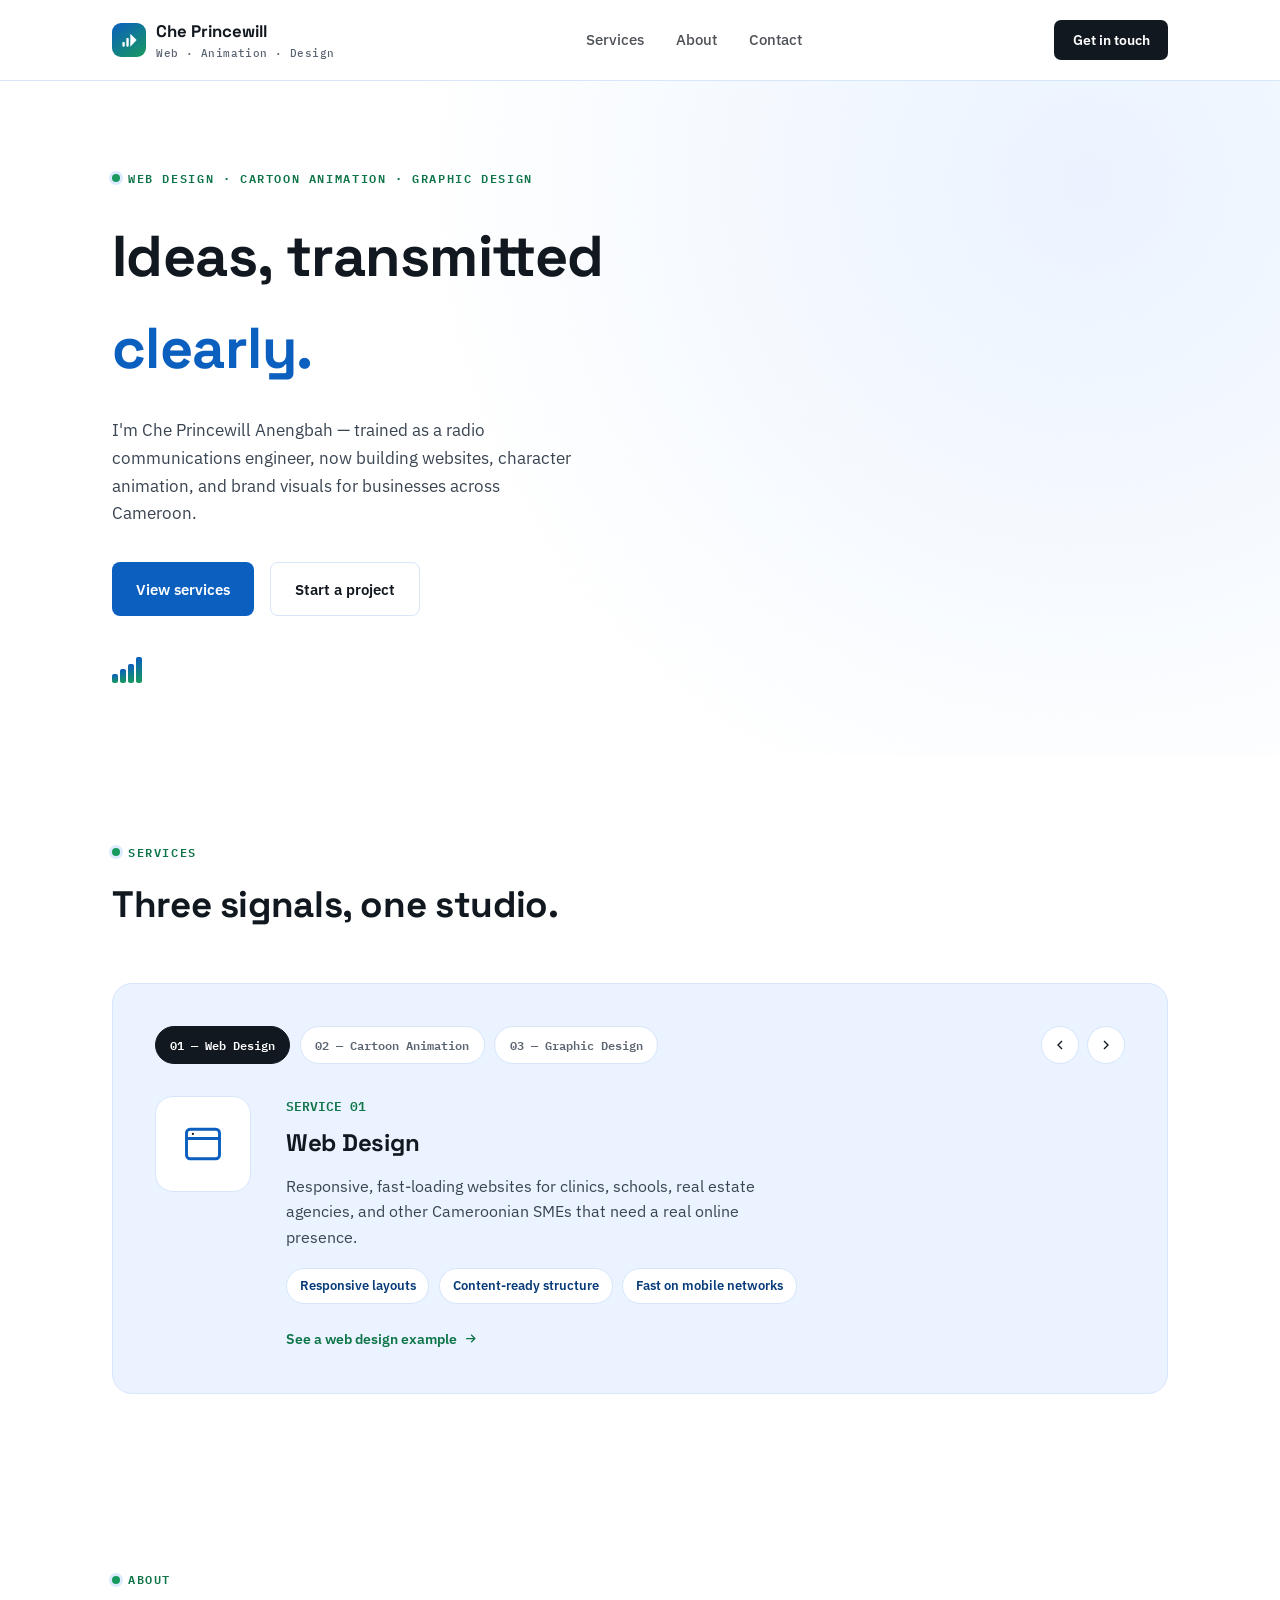
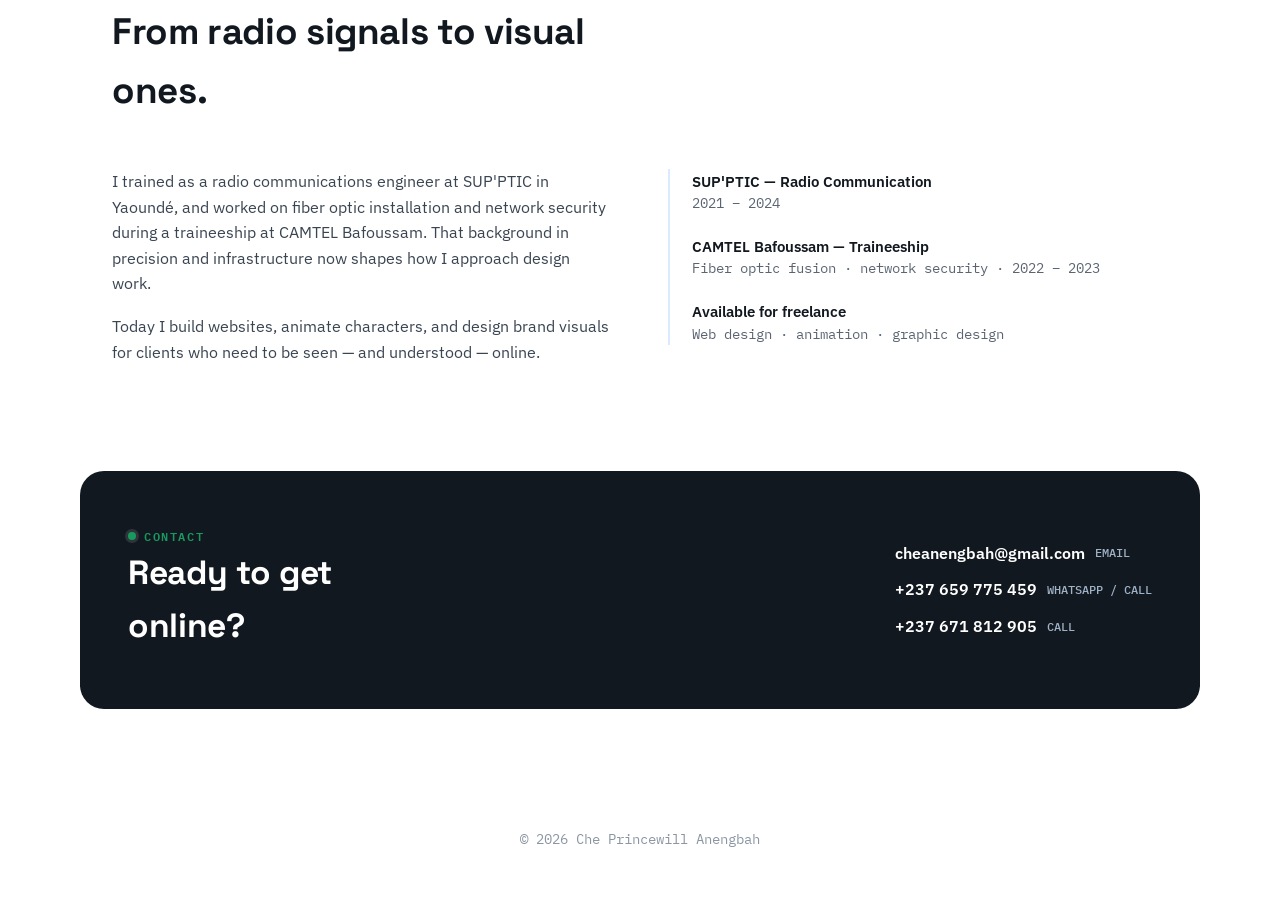
<file: index.html>
<!DOCTYPE html>
<html lang="en">
<head>
<meta charset="UTF-8">
<meta name="viewport" content="width=device-width, initial-scale=1.0">
<title>Che Princewill Anengbah — Web Design · Animation · Graphic Design</title>
<link rel="preconnect" href="https://fonts.googleapis.com">
<link href="https://fonts.googleapis.com/css2?family=Space+Grotesk:wght@400;500;600;700&family=IBM+Plex+Sans:wght@400;500;600&family=IBM+Plex+Mono:wght@500;600&display=swap" rel="stylesheet">
<link rel="stylesheet" href="style.css">
</head>
<body>

<header>
  <nav>
    <div class="logo">
      <span class="logo-mark">
        <svg viewBox="0 0 24 24" fill="none">
          <rect x="3" y="15" width="3" height="6" rx="1" fill="#fff"/>
          <rect x="8" y="10" width="3" height="11" rx="1" fill="#fff"/>
          <path d="M13 4.8 L13 21 L21 12.5 Z" fill="#fff"/>
        </svg>
      </span>
      <span>Che Princewill<span class="logo-sub">Web · Animation · Design</span></span>
    </div>
    <div class="navlinks">
      <a href="#services">Services</a>
      <a href="#about">About</a>
      <a href="#contact">Contact</a>
    </div>
    <a href="#contact" class="nav-cta">Get in touch</a>
  </nav>
</header>

<section class="hero">
  <div class="wrap">
    <div class="eyebrow">Web Design · Cartoon Animation · Graphic Design</div>
    <h1>Ideas, transmitted <em>clearly.</em></h1>
    <p class="lead">I'm Che Princewill Anengbah — trained as a radio communications engineer, now building websites, character animation, and brand visuals for businesses across Cameroon.</p>
    <div class="hero-actions">
      <a href="#services" class="btn btn-primary">View services</a>
      <a href="#contact" class="btn btn-ghost">Start a project</a>
    </div>
    <div class="signal-strip on"><span></span><span></span><span></span><span></span></div>
  </div>
</section>

<section id="services">
  <div class="wrap">
    <div class="section-head">
      <div class="eyebrow">Services</div>
      <h2>Three signals, one studio.</h2>
    </div>

    <div class="deck">
      <div class="deck-top">
        <div class="deck-tabs">
          <button class="deck-tab active" data-slide="0">01 — Web Design</button>
          <button class="deck-tab" data-slide="1">02 — Cartoon Animation</button>
          <button class="deck-tab" data-slide="2">03 — Graphic Design</button>
        </div>
        <div class="deck-nav">
          <div class="deck-arrow" id="prevBtn" aria-label="Previous slide">
            <svg viewBox="0 0 24 24" fill="none" stroke="currentColor" stroke-width="2"><path d="M15 18l-6-6 6-6"/></svg>
          </div>
          <div class="deck-arrow" id="nextBtn" aria-label="Next slide">
            <svg viewBox="0 0 24 24" fill="none" stroke="currentColor" stroke-width="2"><path d="M9 18l6-6-6-6"/></svg>
          </div>
        </div>
      </div>

      <div class="slide active" data-index="0">
        <div class="slide-icon">
          <svg viewBox="0 0 24 24" fill="none" stroke-width="1.6" stroke-linecap="round" stroke-linejoin="round"><rect x="3" y="4" width="18" height="16" rx="2"/><path d="M3 9h18"/><circle cx="6.5" cy="6.5" r="0.6" fill="currentColor" stroke="none"/></svg>
        </div>
        <div>
          <div class="slide-num">SERVICE 01</div>
          <h3>Web Design</h3>
          <p>Responsive, fast-loading websites for clinics, schools, real estate agencies, and other Cameroonian SMEs that need a real online presence.</p>
          <ul>
            <li>Responsive layouts</li>
            <li>Content-ready structure</li>
            <li>Fast on mobile networks</li>
          </ul>
          <a class="slide-example" href="web-design.html">See a web design example
            <svg viewBox="0 0 24 24" fill="none" stroke="currentColor" stroke-width="2"><path d="M5 12h14M13 6l6 6-6 6"/></svg>
          </a>
        </div>
      </div>

      <div class="slide" data-index="1">
        <div class="slide-icon">
          <svg viewBox="0 0 24 24" fill="none" stroke-width="1.6" stroke-linecap="round" stroke-linejoin="round"><circle cx="12" cy="8" r="3.2"/><path d="M6 20c0-3.3 2.7-6 6-6s6 2.7 6 6"/><path d="M17 5.5c1 .4 1.8 1.3 2 2.4"/></svg>
        </div>
        <div>
          <div class="slide-num">SERVICE 02</div>
          <h3>Cartoon Animation</h3>
          <p>Character design and short motion pieces that give a brand a face and a voice — explainer clips, mascots, and social content.</p>
          <ul>
            <li>Character design</li>
            <li>2D motion</li>
            <li>Social-ready formats</li>
          </ul>
          <a class="slide-example" href="animation.html">See an animation example
            <svg viewBox="0 0 24 24" fill="none" stroke="currentColor" stroke-width="2"><path d="M5 12h14M13 6l6 6-6 6"/></svg>
          </a>
        </div>
      </div>

      <div class="slide" data-index="2">
        <div class="slide-icon">
          <svg viewBox="0 0 24 24" fill="none" stroke-width="1.6" stroke-linecap="round" stroke-linejoin="round"><path d="M4 16l4.5-6 3.5 4.2 3-3.7L20 16"/><rect x="3" y="4" width="18" height="16" rx="2"/><circle cx="8" cy="8" r="1.4" fill="currentColor" stroke="none"/></svg>
        </div>
        <div>
          <div class="slide-num">SERVICE 03</div>
          <h3>Graphic Design</h3>
          <p>Logos, brand identities, and marketing materials that keep a business looking consistent everywhere it shows up.</p>
          <ul>
            <li>Logo &amp; identity</li>
            <li>Flyers &amp; social templates</li>
            <li>Print-ready files</li>
          </ul>
          <a class="slide-example" href="graphic-design.html">See a graphic design example
            <svg viewBox="0 0 24 24" fill="none" stroke="currentColor" stroke-width="2"><path d="M5 12h14M13 6l6 6-6 6"/></svg>
          </a>
        </div>
      </div>
    </div>
  </div>
</section>

<section id="about" class="about">
  <div class="wrap">
    <div class="section-head">
      <div class="eyebrow">About</div>
      <h2>From radio signals to visual ones.</h2>
    </div>
    <div class="about-grid">
      <div>
        <p>I trained as a radio communications engineer at SUP'PTIC in Yaoundé, and worked on fiber optic installation and network security during a traineeship at CAMTEL Bafoussam. That background in precision and infrastructure now shapes how I approach design work.</p>
        <p>Today I build websites, animate characters, and design brand visuals for clients who need to be seen — and understood — online.</p>
      </div>
      <div class="credentials">
        <div>
          <div class="credential-title">SUP'PTIC — Radio Communication</div>
          <div class="credential-sub">2021 – 2024</div>
        </div>
        <div>
          <div class="credential-title">CAMTEL Bafoussam — Traineeship</div>
          <div class="credential-sub">Fiber optic fusion · network security · 2022 – 2023</div>
        </div>
        <div>
          <div class="credential-title">Available for freelance</div>
          <div class="credential-sub">Web design · animation · graphic design</div>
        </div>
      </div>
    </div>
  </div>
</section>

<div class="contact" id="contact">
  <div>
    <div class="eyebrow">Contact</div>
    <h2>Ready to get online?</h2>
  </div>
  <div class="contact-links">
    <a href="mailto:cheanengbah@gmail.com">cheanengbah@gmail.com <span class="tag">EMAIL</span></a>
    <a href="https://wa.me/237659775459">+237 659 775 459 <span class="tag">WHATSAPP / CALL</span></a>
    <a href="tel:+237671812905">+237 671 812 905 <span class="tag">CALL</span></a>
  </div>
</div>

<footer>© 2026 Che Princewill Anengbah</footer>

<script>
  const slides = document.querySelectorAll('.slide');
  const tabs = document.querySelectorAll('.deck-tab');
  let current = 0;

  function goTo(i){
    current = (i + slides.length) % slides.length;
    slides.forEach((s, idx) => s.classList.toggle('active', idx === current));
    tabs.forEach((t, idx) => t.classList.toggle('active', idx === current));
  }

  tabs.forEach((tab, idx) => tab.addEventListener('click', () => goTo(idx)));
  document.getElementById('nextBtn').addEventListener('click', () => goTo(current + 1));
  document.getElementById('prevBtn').addEventListener('click', () => goTo(current - 1));

  document.addEventListener('keydown', (e) => {
    if(e.key === 'ArrowRight') goTo(current + 1);
    if(e.key === 'ArrowLeft') goTo(current - 1);
  });
</script>

</body>
</html>
</file>
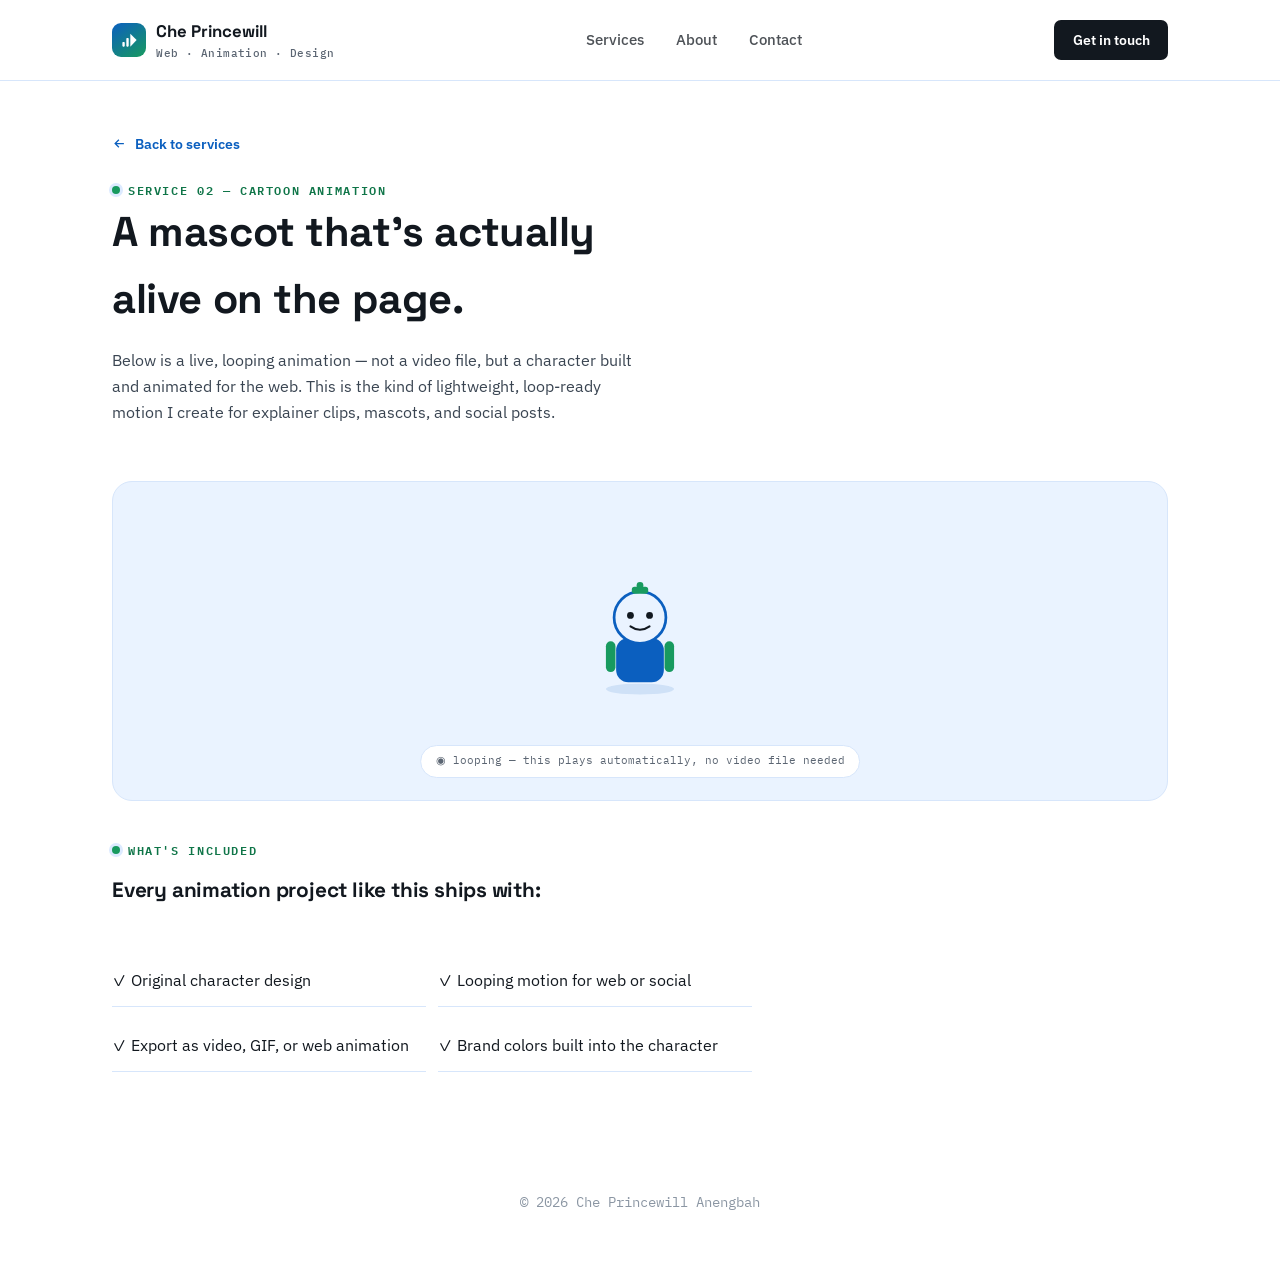
<file: animation.html>
<!DOCTYPE html>
<html lang="en">
<head>
<meta charset="UTF-8">
<meta name="viewport" content="width=device-width, initial-scale=1.0">
<title>Cartoon Animation Example — Che Princewill Anengbah</title>
<link rel="preconnect" href="https://fonts.googleapis.com">
<link href="https://fonts.googleapis.com/css2?family=Space+Grotesk:wght@400;500;600;700&family=IBM+Plex+Sans:wght@400;500;600&family=IBM+Plex+Mono:wght@500;600&display=swap" rel="stylesheet">
<link rel="stylesheet" href="style.css">
</head>
<body>

<header>
  <nav>
    <div class="logo">
      <span class="logo-mark">
        <svg viewBox="0 0 24 24" fill="none">
          <rect x="3" y="15" width="3" height="6" rx="1" fill="#fff"/>
          <rect x="8" y="10" width="3" height="11" rx="1" fill="#fff"/>
          <path d="M13 4.8 L13 21 L21 12.5 Z" fill="#fff"/>
        </svg>
      </span>
      <span>Che Princewill<span class="logo-sub">Web · Animation · Design</span></span>
    </div>
    <div class="navlinks">
      <a href="index.html#services">Services</a>
      <a href="index.html#about">About</a>
      <a href="index.html#contact">Contact</a>
    </div>
    <a href="index.html#contact" class="nav-cta">Get in touch</a>
  </nav>
</header>

<section class="example-hero">
  <div class="wrap">
    <a class="back-link" href="index.html#services">
      <svg viewBox="0 0 24 24" fill="none" stroke="currentColor" stroke-width="2"><path d="M19 12H5M11 6l-6 6 6 6"/></svg>
      Back to services
    </a>
    <div class="eyebrow">Service 02 — Cartoon Animation</div>
    <h1>A mascot that's actually alive on the page.</h1>
    <p>Below is a live, looping animation — not a video file, but a character built and animated for the web. This is the kind of lightweight, loop-ready motion I create for explainer clips, mascots, and social posts.</p>
  </div>
</section>

<section style="padding-top:0;">
  <div class="wrap">
    <div class="stage">
      <svg class="mascot" viewBox="0 0 220 180">
        <ellipse cx="110" cy="160" rx="50" ry="8" fill="#0b5fbf" opacity="0.12"/>
        <g class="arm-l"><rect x="60" y="90" width="14" height="45" rx="7" fill="#189a5f"/></g>
        <g class="arm-r"><rect x="146" y="90" width="14" height="45" rx="7" fill="#189a5f"/></g>
        <rect x="75" y="85" width="70" height="65" rx="18" fill="#0b5fbf"/>
        <circle cx="110" cy="55" r="38" fill="#eaf3ff" stroke="#0b5fbf" stroke-width="4"/>
        <g class="eye"><circle cx="96" cy="52" r="5" fill="#12181f"/><circle cx="124" cy="52" r="5" fill="#12181f"/></g>
        <path d="M96 68q14 10 28 0" stroke="#12181f" stroke-width="3" fill="none" stroke-linecap="round"/>
        <rect x="98" y="10" width="24" height="10" rx="4" fill="#189a5f"/>
        <circle cx="110" cy="8" r="5" fill="#189a5f"/>
      </svg>
      <div class="stage-caption">◉ looping — this plays automatically, no video file needed</div>
    </div>

    <div class="section-head" style="margin-top:1rem;">
      <div class="eyebrow">What's included</div>
      <h2 style="font-size:1.3rem;">Every animation project like this ships with:</h2>
    </div>
    <ul style="list-style:none;display:grid;grid-template-columns:1fr 1fr;gap:0.8rem;max-width:640px;">
      <li style="padding:0.8rem 0;border-bottom:1px solid var(--line);">✓ Original character design</li>
      <li style="padding:0.8rem 0;border-bottom:1px solid var(--line);">✓ Looping motion for web or social</li>
      <li style="padding:0.8rem 0;border-bottom:1px solid var(--line);">✓ Export as video, GIF, or web animation</li>
      <li style="padding:0.8rem 0;border-bottom:1px solid var(--line);">✓ Brand colors built into the character</li>
    </ul>
  </div>
</section>

<footer>© 2026 Che Princewill Anengbah</footer>

</body>
</html>
</file>
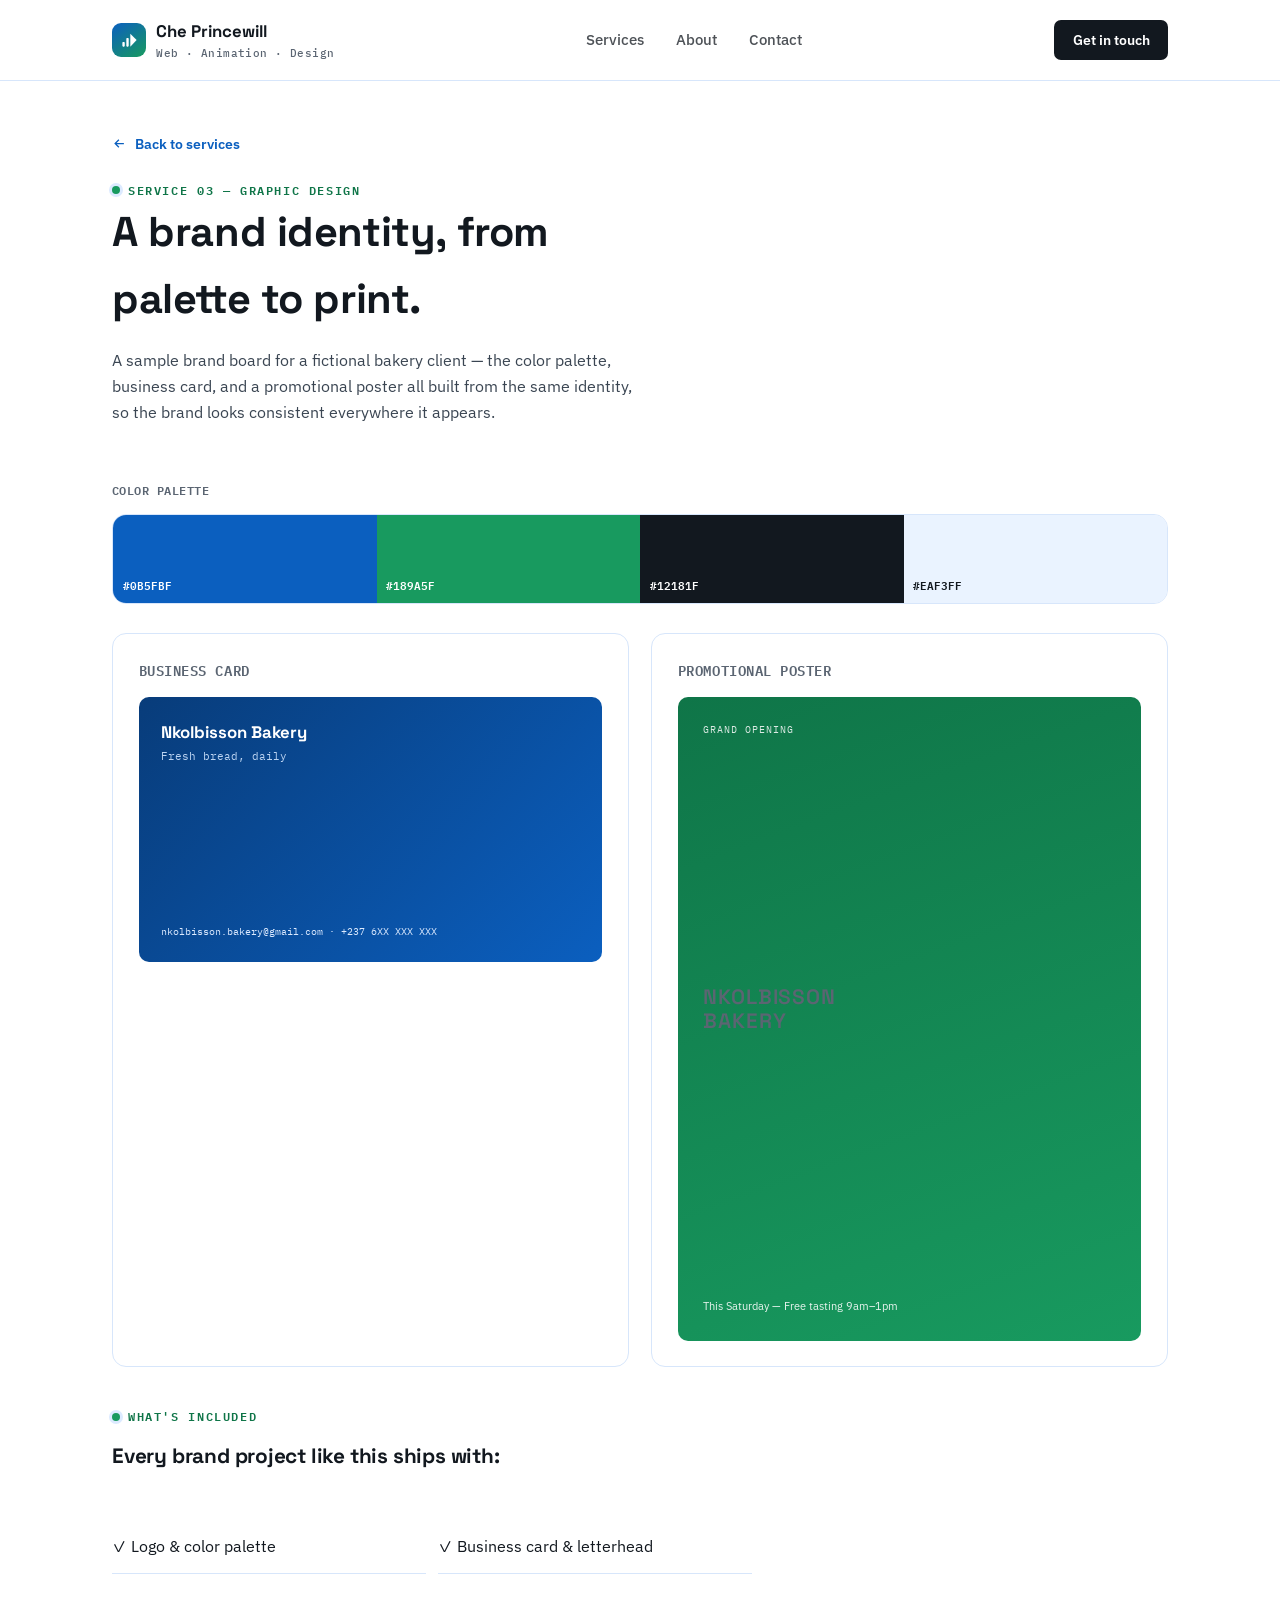
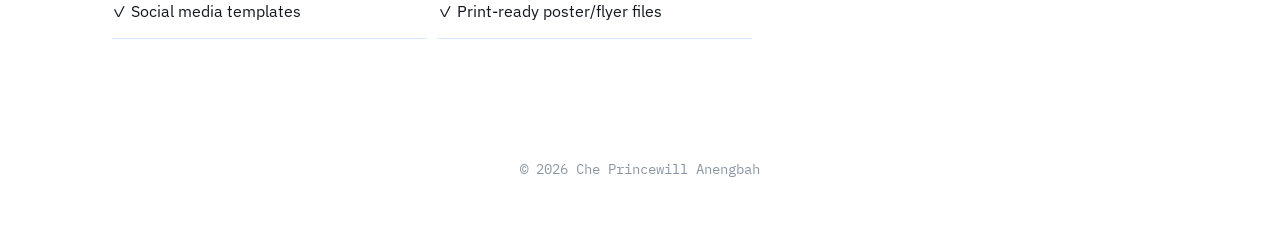
<file: graphic-design.html>
<!DOCTYPE html>
<html lang="en">
<head>
<meta charset="UTF-8">
<meta name="viewport" content="width=device-width, initial-scale=1.0">
<title>Graphic Design Example — Che Princewill Anengbah</title>
<link rel="preconnect" href="https://fonts.googleapis.com">
<link href="https://fonts.googleapis.com/css2?family=Space+Grotesk:wght@400;500;600;700&family=IBM+Plex+Sans:wght@400;500;600&family=IBM+Plex+Mono:wght@500;600&display=swap" rel="stylesheet">
<link rel="stylesheet" href="style.css">
</head>
<body>

<header>
  <nav>
    <div class="logo">
      <span class="logo-mark">
        <svg viewBox="0 0 24 24" fill="none">
          <rect x="3" y="15" width="3" height="6" rx="1" fill="#fff"/>
          <rect x="8" y="10" width="3" height="11" rx="1" fill="#fff"/>
          <path d="M13 4.8 L13 21 L21 12.5 Z" fill="#fff"/>
        </svg>
      </span>
      <span>Che Princewill<span class="logo-sub">Web · Animation · Design</span></span>
    </div>
    <div class="navlinks">
      <a href="index.html#services">Services</a>
      <a href="index.html#about">About</a>
      <a href="index.html#contact">Contact</a>
    </div>
    <a href="index.html#contact" class="nav-cta">Get in touch</a>
  </nav>
</header>

<section class="example-hero">
  <div class="wrap">
    <a class="back-link" href="index.html#services">
      <svg viewBox="0 0 24 24" fill="none" stroke="currentColor" stroke-width="2"><path d="M19 12H5M11 6l-6 6 6 6"/></svg>
      Back to services
    </a>
    <div class="eyebrow">Service 03 — Graphic Design</div>
    <h1>A brand identity, from palette to print.</h1>
    <p>A sample brand board for a fictional bakery client — the color palette, business card, and a promotional poster all built from the same identity, so the brand looks consistent everywhere it appears.</p>
  </div>
</section>

<section style="padding-top:0;">
  <div class="wrap">
    <div class="brandboard">
      <div>
        <h4 style="font-family:'IBM Plex Mono',monospace;font-size:0.78rem;font-weight:600;color:#5b6572;letter-spacing:0.04em;text-transform:uppercase;margin-bottom:0.8rem;">Color palette</h4>
        <div class="swatches">
          <div class="swatch" style="background:#0b5fbf;">#0B5FBF</div>
          <div class="swatch" style="background:#189a5f;">#189A5F</div>
          <div class="swatch" style="background:#12181f;">#12181F</div>
          <div class="swatch" style="background:#eaf3ff;color:#12181f;">#EAF3FF</div>
        </div>
      </div>

      <div class="brand-row">
        <div class="brand-card">
          <h4>Business card</h4>
          <div class="biz-card">
            <div>
              <div class="bname">Nkolbisson Bakery</div>
              <div class="brole">Fresh bread, daily</div>
            </div>
            <div class="bcontact">nkolbisson.bakery@gmail.com · +237 6XX XXX XXX</div>
          </div>
        </div>
        <div class="brand-card">
          <h4>Promotional poster</h4>
          <div class="poster">
            <div class="ptag">Grand Opening</div>
            <h4>Nkolbisson<br>Bakery</h4>
            <div class="pfoot">This Saturday — Free tasting 9am–1pm</div>
          </div>
        </div>
      </div>
    </div>

    <div class="section-head" style="margin-top:1rem;">
      <div class="eyebrow">What's included</div>
      <h2 style="font-size:1.3rem;">Every brand project like this ships with:</h2>
    </div>
    <ul style="list-style:none;display:grid;grid-template-columns:1fr 1fr;gap:0.8rem;max-width:640px;">
      <li style="padding:0.8rem 0;border-bottom:1px solid var(--line);">✓ Logo &amp; color palette</li>
      <li style="padding:0.8rem 0;border-bottom:1px solid var(--line);">✓ Business card &amp; letterhead</li>
      <li style="padding:0.8rem 0;border-bottom:1px solid var(--line);">✓ Social media templates</li>
      <li style="padding:0.8rem 0;border-bottom:1px solid var(--line);">✓ Print-ready poster/flyer files</li>
    </ul>
  </div>
</section>

<footer>© 2026 Che Princewill Anengbah</footer>

</body>
</html>
</file>
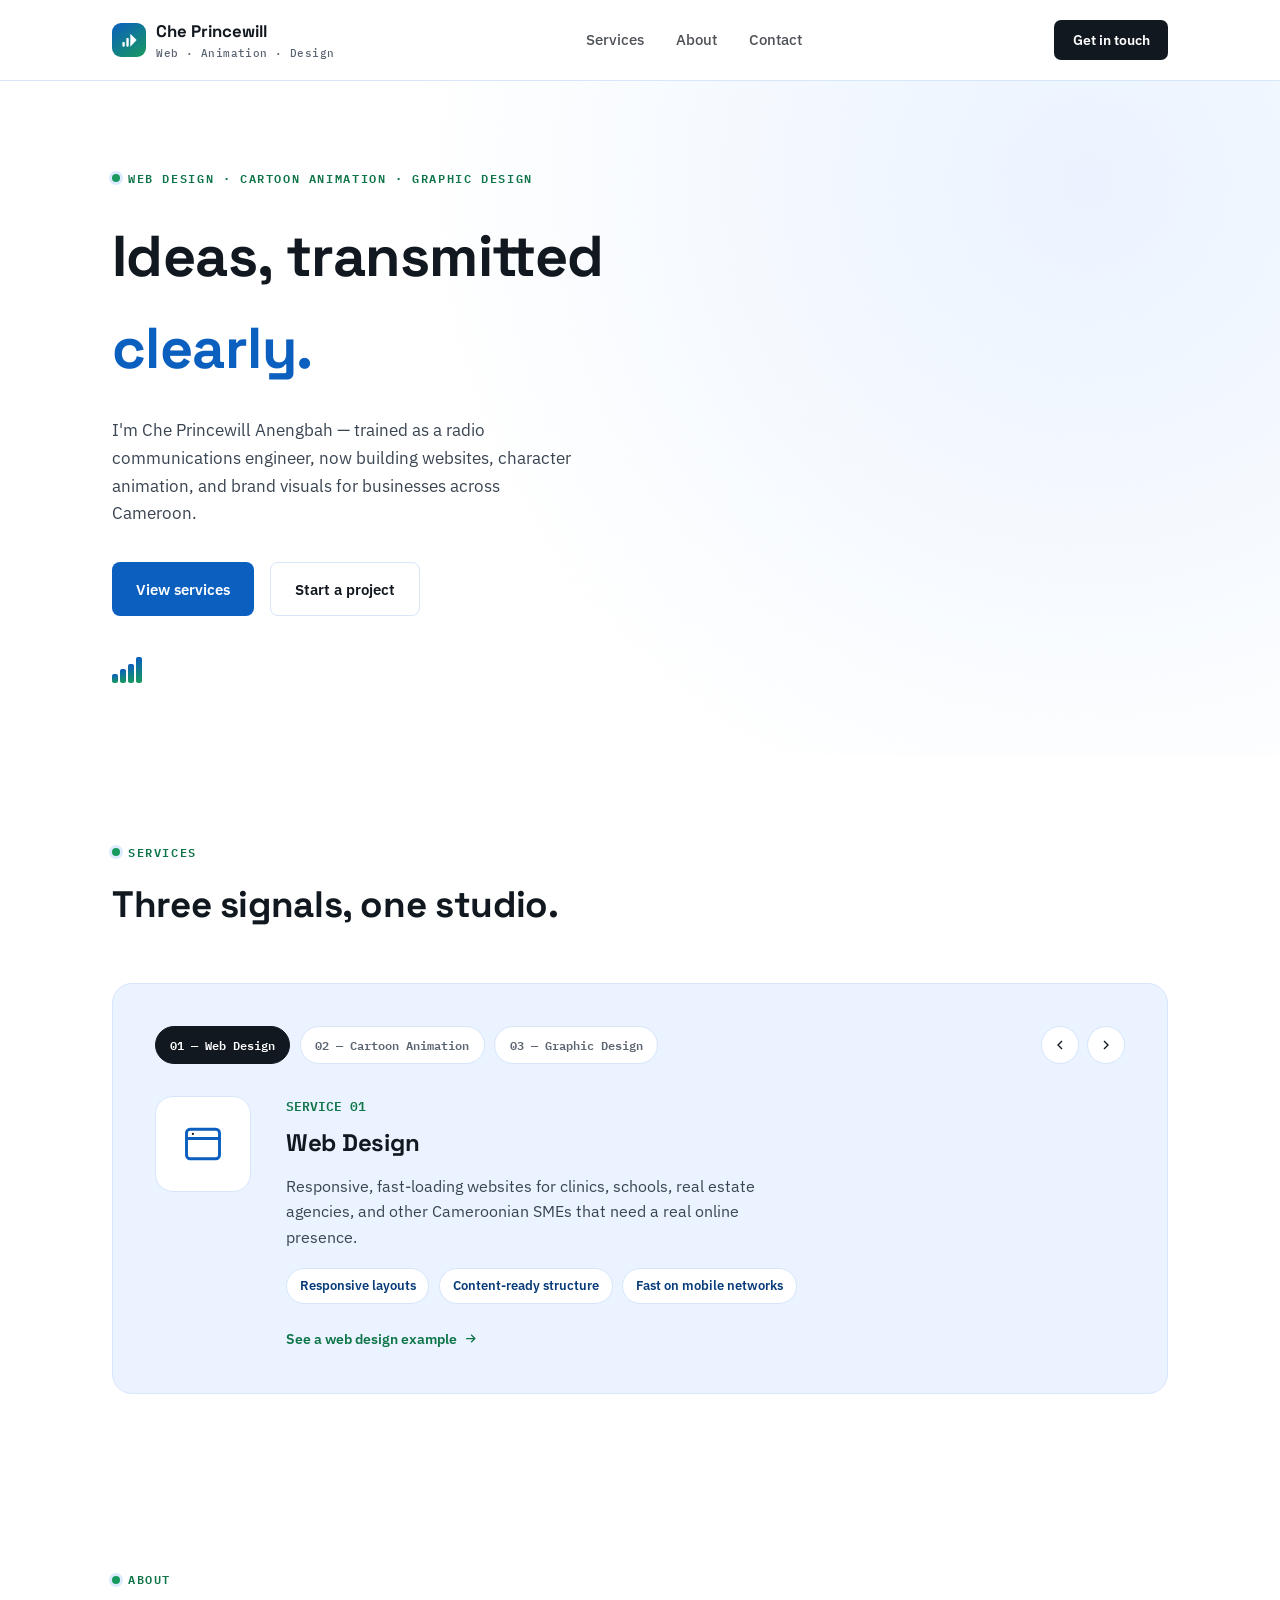
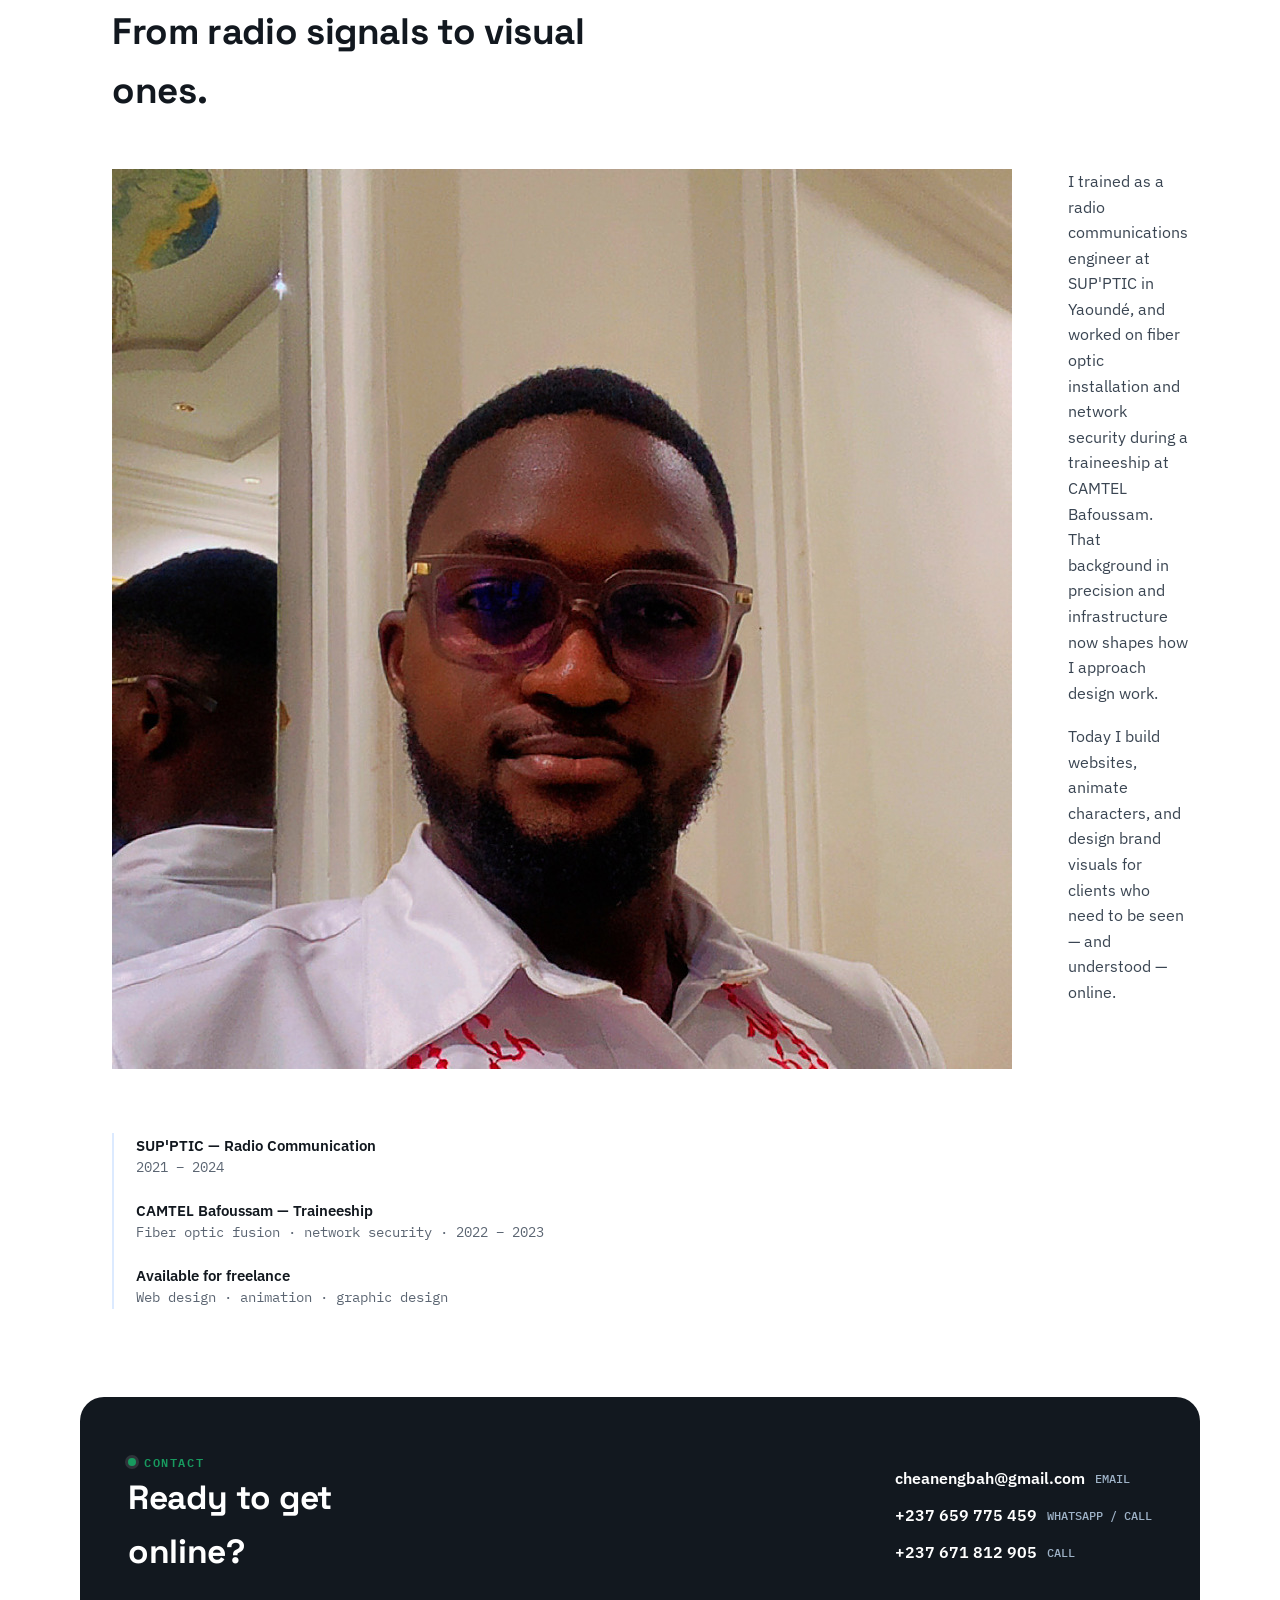
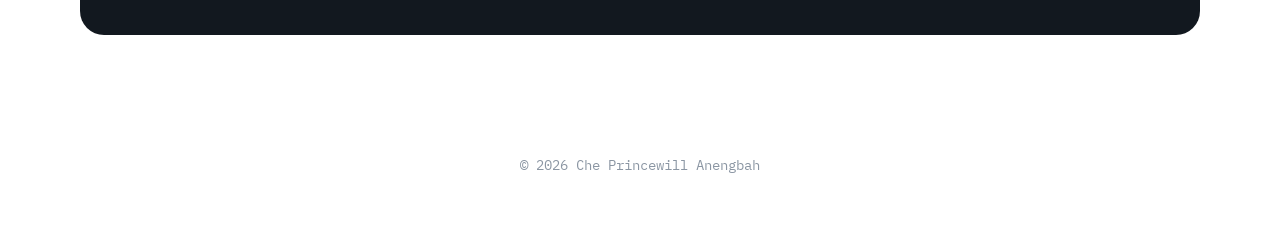
<file: index-1.html>
<!DOCTYPE html>
<html lang="en">
<head>
<meta charset="UTF-8">
<meta name="viewport" content="width=device-width, initial-scale=1.0">
<title>Che Princewill Anengbah — Web Design · Animation · Graphic Design</title>
<link rel="preconnect" href="https://fonts.googleapis.com">
<link href="https://fonts.googleapis.com/css2?family=Space+Grotesk:wght@400;500;600;700&family=IBM+Plex+Sans:wght@400;500;600&family=IBM+Plex+Mono:wght@500;600&display=swap" rel="stylesheet">
<link rel="stylesheet" href="style.css">
</head>
<body>

<header>
  <nav>
    <div class="logo">
      <span class="logo-mark">
        <svg viewBox="0 0 24 24" fill="none">
          <rect x="3" y="15" width="3" height="6" rx="1" fill="#fff"/>
          <rect x="8" y="10" width="3" height="11" rx="1" fill="#fff"/>
          <path d="M13 4.8 L13 21 L21 12.5 Z" fill="#fff"/>
        </svg>
      </span>
      <span>Che Princewill<span class="logo-sub">Web · Animation · Design</span></span>
    </div>
    <div class="navlinks">
      <a href="#services">Services</a>
      <a href="#about">About</a>
      <a href="#contact">Contact</a>
    </div>
    <a href="#contact" class="nav-cta">Get in touch</a>
  </nav>
</header>

<section class="hero">
  <div class="wrap">
    <div class="eyebrow">Web Design · Cartoon Animation · Graphic Design</div>
    <h1>Ideas, transmitted <em>clearly.</em></h1>
    <p class="lead">I'm Che Princewill Anengbah — trained as a radio communications engineer, now building websites, character animation, and brand visuals for businesses across Cameroon.</p>
    <div class="hero-actions">
      <a href="#services" class="btn btn-primary">View services</a>
      <a href="#contact" class="btn btn-ghost">Start a project</a>
    </div>
    <div class="signal-strip on"><span></span><span></span><span></span><span></span></div>
  </div>
</section>

<section id="services">
  <div class="wrap">
    <div class="section-head">
      <div class="eyebrow">Services</div>
      <h2>Three signals, one studio.</h2>
    </div>

    <div class="deck">
      <div class="deck-top">
        <div class="deck-tabs">
          <button class="deck-tab active" data-slide="0">01 — Web Design</button>
          <button class="deck-tab" data-slide="1">02 — Cartoon Animation</button>
          <button class="deck-tab" data-slide="2">03 — Graphic Design</button>
        </div>
        <div class="deck-nav">
          <div class="deck-arrow" id="prevBtn" aria-label="Previous slide">
            <svg viewBox="0 0 24 24" fill="none" stroke="currentColor" stroke-width="2"><path d="M15 18l-6-6 6-6"/></svg>
          </div>
          <div class="deck-arrow" id="nextBtn" aria-label="Next slide">
            <svg viewBox="0 0 24 24" fill="none" stroke="currentColor" stroke-width="2"><path d="M9 18l6-6-6-6"/></svg>
          </div>
        </div>
      </div>

      <div class="slide active" data-index="0">
        <div class="slide-icon">
          <svg viewBox="0 0 24 24" fill="none" stroke-width="1.6" stroke-linecap="round" stroke-linejoin="round"><rect x="3" y="4" width="18" height="16" rx="2"/><path d="M3 9h18"/><circle cx="6.5" cy="6.5" r="0.6" fill="currentColor" stroke="none"/></svg>
        </div>
        <div>
          <div class="slide-num">SERVICE 01</div>
          <h3>Web Design</h3>
          <p>Responsive, fast-loading websites for clinics, schools, real estate agencies, and other Cameroonian SMEs that need a real online presence.</p>
          <ul>
            <li>Responsive layouts</li>
            <li>Content-ready structure</li>
            <li>Fast on mobile networks</li>
          </ul>
          <a class="slide-example" href="web-design.html">See a web design example
            <svg viewBox="0 0 24 24" fill="none" stroke="currentColor" stroke-width="2"><path d="M5 12h14M13 6l6 6-6 6"/></svg>
          </a>
        </div>
      </div>

      <div class="slide" data-index="1">
        <div class="slide-icon">
          <svg viewBox="0 0 24 24" fill="none" stroke-width="1.6" stroke-linecap="round" stroke-linejoin="round"><circle cx="12" cy="8" r="3.2"/><path d="M6 20c0-3.3 2.7-6 6-6s6 2.7 6 6"/><path d="M17 5.5c1 .4 1.8 1.3 2 2.4"/></svg>
        </div>
        <div>
          <div class="slide-num">SERVICE 02</div>
          <h3>Cartoon Animation</h3>
          <p>Character design and short motion pieces that give a brand a face and a voice — explainer clips, mascots, and social content.</p>
          <ul>
            <li>Character design</li>
            <li>2D motion</li>
            <li>Social-ready formats</li>
          </ul>
          <a class="slide-example" href="animation.html">See an animation example
            <svg viewBox="0 0 24 24" fill="none" stroke="currentColor" stroke-width="2"><path d="M5 12h14M13 6l6 6-6 6"/></svg>
          </a>
        </div>
      </div>

      <div class="slide" data-index="2">
        <div class="slide-icon">
          <svg viewBox="0 0 24 24" fill="none" stroke-width="1.6" stroke-linecap="round" stroke-linejoin="round"><path d="M4 16l4.5-6 3.5 4.2 3-3.7L20 16"/><rect x="3" y="4" width="18" height="16" rx="2"/><circle cx="8" cy="8" r="1.4" fill="currentColor" stroke="none"/></svg>
        </div>
        <div>
          <div class="slide-num">SERVICE 03</div>
          <h3>Graphic Design</h3>
          <p>Logos, brand identities, and marketing materials that keep a business looking consistent everywhere it shows up.</p>
          <ul>
            <li>Logo &amp; identity</li>
            <li>Flyers &amp; social templates</li>
            <li>Print-ready files</li>
          </ul>
          <a class="slide-example" href="graphic-design.html">See a graphic design example
            <svg viewBox="0 0 24 24" fill="none" stroke="currentColor" stroke-width="2"><path d="M5 12h14M13 6l6 6-6 6"/></svg>
          </a>
        </div>
      </div>
    </div>
  </div>
</section>

<section id="about" class="about">
  <div class="wrap">
    <div class="section-head">
      <div class="eyebrow">About</div>
      <h2>From radio signals to visual ones.</h2>
    </div>
    <div class="about-grid">
      <div class="about-photo">
        <img src="profile.jpg" alt="Che Princewill Anengbah">
      </div>
      <div>
        <p>I trained as a radio communications engineer at SUP'PTIC in Yaoundé, and worked on fiber optic installation and network security during a traineeship at CAMTEL Bafoussam. That background in precision and infrastructure now shapes how I approach design work.</p>
        <p>Today I build websites, animate characters, and design brand visuals for clients who need to be seen — and understood — online.</p>
      </div>
      <div class="credentials">
        <div>
          <div class="credential-title">SUP'PTIC — Radio Communication</div>
          <div class="credential-sub">2021 – 2024</div>
        </div>
        <div>
          <div class="credential-title">CAMTEL Bafoussam — Traineeship</div>
          <div class="credential-sub">Fiber optic fusion · network security · 2022 – 2023</div>
        </div>
        <div>
          <div class="credential-title">Available for freelance</div>
          <div class="credential-sub">Web design · animation · graphic design</div>
        </div>
      </div>
    </div>
  </div>
</section>

<div class="contact" id="contact">
  <div>
    <div class="eyebrow">Contact</div>
    <h2>Ready to get online?</h2>
  </div>
  <div class="contact-links">
    <a href="mailto:cheanengbah@gmail.com">cheanengbah@gmail.com <span class="tag">EMAIL</span></a>
    <a href="https://wa.me/237659775459">+237 659 775 459 <span class="tag">WHATSAPP / CALL</span></a>
    <a href="tel:+237671812905">+237 671 812 905 <span class="tag">CALL</span></a>
  </div>
</div>

<footer>© 2026 Che Princewill Anengbah</footer>

<script>
  const slides = document.querySelectorAll('.slide');
  const tabs = document.querySelectorAll('.deck-tab');
  let current = 0;

  function goTo(i){
    current = (i + slides.length) % slides.length;
    slides.forEach((s, idx) => s.classList.toggle('active', idx === current));
    tabs.forEach((t, idx) => t.classList.toggle('active', idx === current));
  }

  tabs.forEach((tab, idx) => tab.addEventListener('click', () => goTo(idx)));
  document.getElementById('nextBtn').addEventListener('click', () => goTo(current + 1));
  document.getElementById('prevBtn').addEventListener('click', () => goTo(current - 1));

  document.addEventListener('keydown', (e) => {
    if(e.key === 'ArrowRight') goTo(current + 1);
    if(e.key === 'ArrowLeft') goTo(current - 1);
  });
</script>

</body>
</html>
</file>
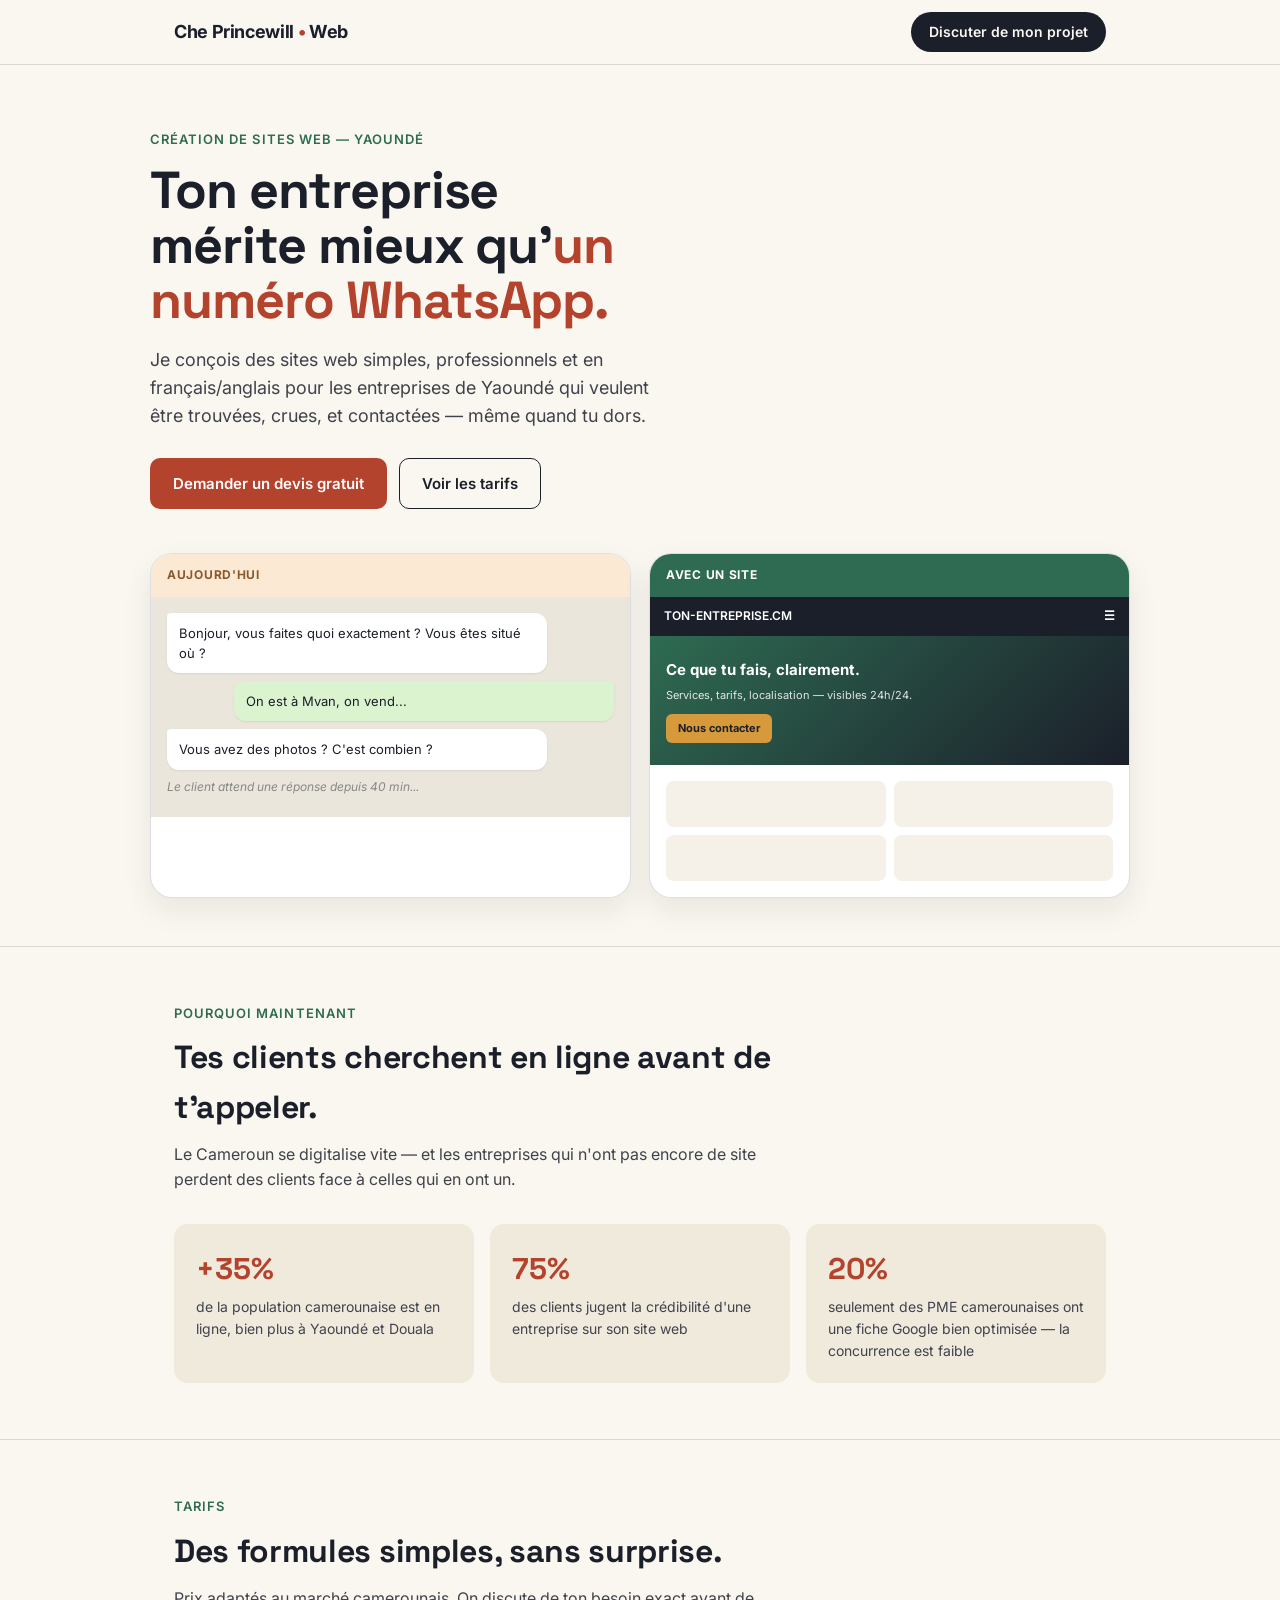
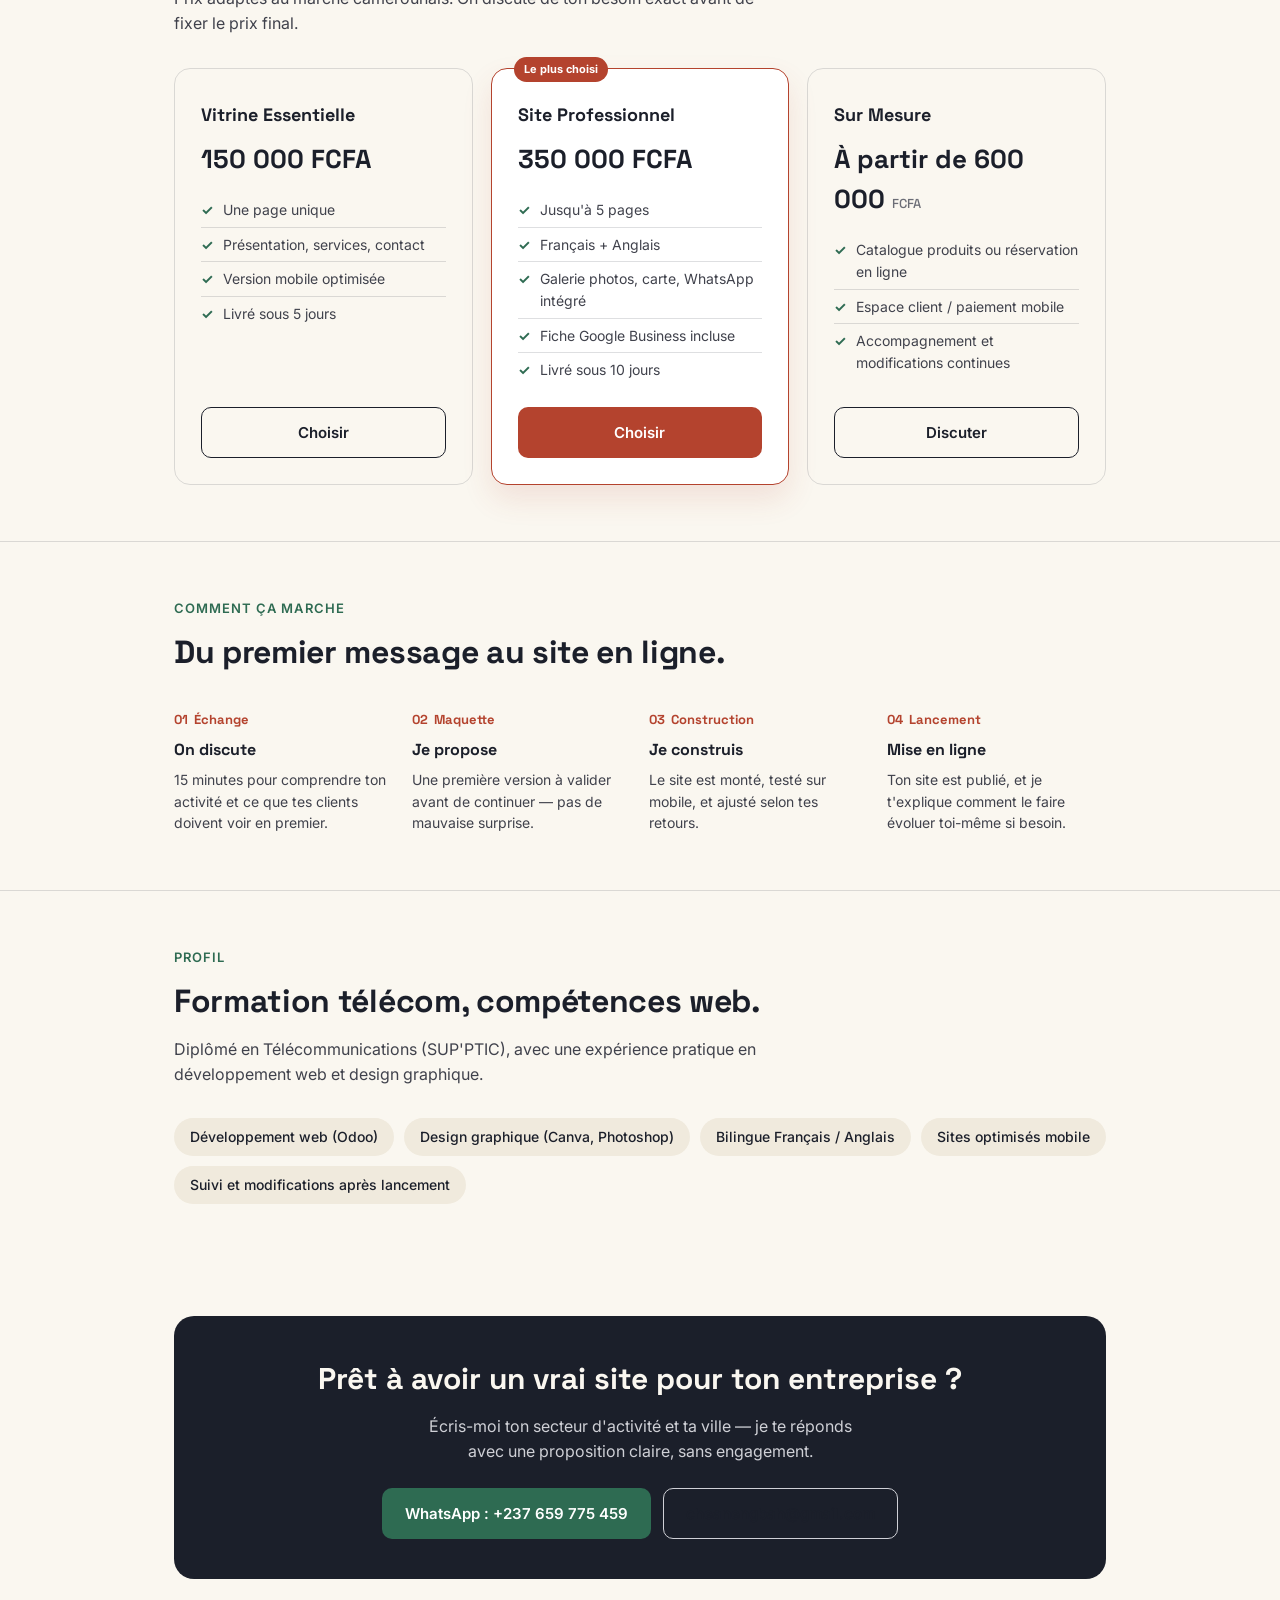
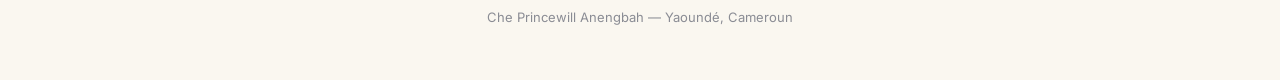
<file: portfolio-che-princewill-1.html>
<!DOCTYPE html>
<html lang="fr">
<head>
<meta charset="UTF-8">
<meta name="viewport" content="width=device-width, initial-scale=1.0">
<title>Che Princewill — Sites Web pour Entreprises</title>
<link rel="preconnect" href="https://fonts.googleapis.com">
<link href="https://fonts.googleapis.com/css2?family=Space+Grotesk:wght@400;500;600;700&family=Inter:wght@400;500;600&display=swap" rel="stylesheet">
<style>
  :root {
    --ink: #1B1F2A;
    --paper: #FAF7F0;
    --panel: #F0EAdd;
    --rust: #B4432E;
    --green: #2E6B52;
    --gold: #D69A3C;
    --line: rgba(27,31,42,0.14);
  }
  * { box-sizing: border-box; }
  html { scroll-behavior: smooth; }
  body {
    margin: 0; background: var(--paper); color: var(--ink);
    font-family: 'Inter', sans-serif; line-height: 1.55; -webkit-font-smoothing: antialiased;
  }
  h1, h2, h3, .display { font-family: 'Space Grotesk', sans-serif; }
  a { color: inherit; }
  .wrap { max-width: 980px; margin: 0 auto; padding: 0 24px; }

  /* NAV */
  nav { position: sticky; top: 0; z-index: 20; background: rgba(250,247,240,0.92); backdrop-filter: blur(6px); border-bottom: 1px solid var(--line); }
  nav .wrap { display: flex; justify-content: space-between; align-items: center; height: 64px; }
  .brand { font-weight: 700; font-size: 18px; letter-spacing: -0.02em; }
  .brand span { color: var(--rust); }
  .nav-cta { background: var(--ink); color: var(--paper); padding: 9px 18px; border-radius: 999px; font-size: 14px; font-weight: 600; text-decoration: none; }

  /* HERO */
  .hero { padding: 64px 0 40px; }
  .eyebrow { font-size: 13px; font-weight: 600; letter-spacing: 0.08em; text-transform: uppercase; color: var(--green); margin-bottom: 14px; }
  .hero h1 { font-size: clamp(32px, 6vw, 52px); line-height: 1.06; letter-spacing: -0.02em; margin: 0 0 18px; max-width: 15ch; }
  .hero h1 em { font-style: normal; color: var(--rust); }
  .hero p.lede { font-size: 18px; max-width: 46ch; color: #40424c; margin: 0 0 28px; }
  .hero-ctas { display: flex; gap: 12px; flex-wrap: wrap; }
  .btn { display: inline-flex; align-items: center; gap: 8px; padding: 13px 22px; border-radius: 10px; font-weight: 600; font-size: 15px; text-decoration: none; border: 1.5px solid transparent; }
  .btn-primary { background: var(--rust); color: #fff; }
  .btn-ghost { border-color: var(--ink); color: var(--ink); }

  /* PHONE MOCKUP — signature element */
  .compare { display: grid; grid-template-columns: 1fr 1fr; gap: 18px; margin: 44px 0 8px; }
  @media (max-width: 640px) { .compare { grid-template-columns: 1fr; } }
  .phone { background: #fff; border-radius: 22px; border: 1px solid var(--line); box-shadow: 0 12px 30px rgba(27,31,42,0.08); overflow: hidden; }
  .phone-label { font-size: 12px; font-weight: 700; letter-spacing: 0.06em; text-transform: uppercase; padding: 12px 16px; }
  .before .phone-label { color: #8a5a2f; background: #FBE9D3; }
  .after .phone-label { color: #fff; background: var(--green); }
  .wa-mock { padding: 16px; background: #EAE6DC; min-height: 220px; }
  .wa-bubble { background: #fff; border-radius: 4px 12px 12px 12px; padding: 10px 12px; font-size: 13px; max-width: 85%; margin-bottom: 8px; box-shadow: 0 1px 2px rgba(0,0,0,0.08); }
  .wa-bubble.me { background: #DCF3D0; margin-left: auto; border-radius: 12px 4px 12px 12px; }
  .wa-mock .typing { font-size: 12px; color: #888; font-style: italic; }
  .site-mock { padding: 0; }
  .site-mock .site-nav { background: var(--ink); color: #fff; padding: 10px 14px; font-size: 12px; font-weight: 600; display: flex; justify-content: space-between; }
  .site-mock .site-hero { padding: 22px 16px; background: linear-gradient(135deg, #2E6B52, #1B1F2A); color: #fff; }
  .site-mock .site-hero .t1 { font-size: 15px; font-weight: 700; margin-bottom: 6px; }
  .site-mock .site-hero .t2 { font-size: 11px; opacity: 0.85; }
  .site-mock .site-btn { display: inline-block; margin-top: 10px; background: var(--gold); color: #1B1F2A; font-size: 11px; font-weight: 700; padding: 6px 12px; border-radius: 6px; }
  .site-mock .site-body { padding: 16px; display: grid; grid-template-columns: 1fr 1fr; gap: 8px; }
  .site-mock .card { background: #F5F1E8; border-radius: 8px; height: 46px; }

  /* SECTIONS */
  section { padding: 56px 0; border-top: 1px solid var(--line); }
  .section-head { max-width: 60ch; margin-bottom: 32px; }
  .section-head .eyebrow { margin-bottom: 10px; }
  .section-head h2 { font-size: clamp(24px, 3.6vw, 32px); margin: 0 0 10px; letter-spacing: -0.01em; }
  .section-head p { color: #40424c; margin: 0; font-size: 16px; }

  .stat-grid { display: grid; grid-template-columns: repeat(3, 1fr); gap: 16px; }
  @media (max-width: 640px) { .stat-grid { grid-template-columns: 1fr; } }
  .stat { background: var(--panel); border-radius: 14px; padding: 22px; }
  .stat .num { font-family: 'Space Grotesk', sans-serif; font-size: 30px; font-weight: 700; color: var(--rust); }
  .stat .label { font-size: 14px; color: #40424c; margin-top: 4px; }

  .plans { display: grid; grid-template-columns: repeat(3, 1fr); gap: 18px; }
  @media (max-width: 780px) { .plans { grid-template-columns: 1fr; } }
  .plan { border: 1.5px solid var(--line); border-radius: 16px; padding: 26px; display: flex; flex-direction: column; }
  .plan.featured { border-color: var(--rust); background: #fff; box-shadow: 0 14px 30px rgba(180,67,46,0.12); position: relative; }
  .plan.featured::before { content: "Le plus choisi"; position: absolute; top: -12px; left: 22px; background: var(--rust); color: #fff; font-size: 11px; font-weight: 700; padding: 4px 10px; border-radius: 999px; }
  .plan h3 { font-size: 18px; margin: 6px 0 4px; }
  .plan .price { font-family: 'Space Grotesk', sans-serif; font-size: 26px; font-weight: 700; margin: 6px 0 14px; }
  .plan .price span { font-size: 13px; font-weight: 500; color: #6b6d76; }
  .plan ul { list-style: none; padding: 0; margin: 0 0 20px; font-size: 14px; color: #40424c; flex-grow: 1; }
  .plan li { padding: 6px 0 6px 22px; position: relative; border-top: 1px solid var(--line); }
  .plan li:first-child { border-top: none; }
  .plan li::before { content: "✓"; position: absolute; left: 0; color: var(--green); font-weight: 700; }
  .plan .btn { justify-content: center; }

  .steps { counter-reset: step; display: grid; grid-template-columns: repeat(4, 1fr); gap: 18px; }
  @media (max-width: 780px) { .steps { grid-template-columns: 1fr 1fr; } }
  @media (max-width: 480px) { .steps { grid-template-columns: 1fr; } }
  .step { counter-increment: step; }
  .step .n { font-family: 'Space Grotesk', sans-serif; font-size: 13px; font-weight: 700; color: var(--rust); margin-bottom: 8px; }
  .step .n::before { content: "0" counter(step); margin-right: 6px; }
  .step h3 { font-size: 16px; margin: 0 0 6px; }
  .step p { font-size: 14px; color: #40424c; margin: 0; }

  .skills-row { display: flex; flex-wrap: wrap; gap: 10px; }
  .chip { background: var(--panel); border-radius: 999px; padding: 8px 16px; font-size: 14px; font-weight: 500; }

  footer { padding: 56px 0 40px; }
  .contact-box { background: var(--ink); color: var(--paper); border-radius: 20px; padding: 40px 32px; text-align: center; }
  .contact-box h2 { font-size: clamp(22px, 4vw, 30px); margin: 0 0 12px; }
  .contact-box p { color: #cfd0d6; margin: 0 0 24px; max-width: 44ch; margin-left: auto; margin-right: auto; }
  .contact-links { display: flex; gap: 12px; justify-content: center; flex-wrap: wrap; }
  .contact-box .btn-primary { background: var(--green); }
  .contact-box .btn-ghost { border-color: #cfd0d6; }
  .fine { text-align: center; font-size: 13px; color: #8a8c94; margin-top: 28px; }
</style>
</head>
<body>

<nav>
  <div class="wrap">
    <div class="brand">Che Princewill <span>•</span> Web</div>
    <a class="nav-cta" href="#contact">Discuter de mon projet</a>
  </div>
</nav>

<div class="hero wrap">
  <div class="eyebrow">Création de sites web — Yaoundé</div>
  <h1>Ton entreprise mérite mieux qu'<em>un numéro WhatsApp.</em></h1>
  <p class="lede">Je conçois des sites web simples, professionnels et en français/anglais pour les entreprises de Yaoundé qui veulent être trouvées, crues, et contactées — même quand tu dors.</p>
  <div class="hero-ctas">
    <a class="btn btn-primary" href="#contact">Demander un devis gratuit</a>
    <a class="btn btn-ghost" href="#tarifs">Voir les tarifs</a>
  </div>

  <div class="compare">
    <div class="phone before">
      <div class="phone-label">Aujourd'hui</div>
      <div class="wa-mock">
        <div class="wa-bubble">Bonjour, vous faites quoi exactement ? Vous êtes situé où ?</div>
        <div class="wa-bubble me">On est à Mvan, on vend...</div>
        <div class="wa-bubble">Vous avez des photos ? C'est combien ?</div>
        <div class="typing">Le client attend une réponse depuis 40 min...</div>
      </div>
    </div>
    <div class="phone after">
      <div class="phone-label">Avec un site</div>
      <div class="site-mock">
        <div class="site-nav"><span>TON-ENTREPRISE.CM</span><span>☰</span></div>
        <div class="site-hero">
          <div class="t1">Ce que tu fais, clairement.</div>
          <div class="t2">Services, tarifs, localisation — visibles 24h/24.</div>
          <div class="site-btn">Nous contacter</div>
        </div>
        <div class="site-body">
          <div class="card"></div><div class="card"></div>
          <div class="card"></div><div class="card"></div>
        </div>
      </div>
    </div>
  </div>
</div>

<section>
  <div class="wrap">
    <div class="section-head">
      <div class="eyebrow">Pourquoi maintenant</div>
      <h2>Tes clients cherchent en ligne avant de t'appeler.</h2>
      <p>Le Cameroun se digitalise vite — et les entreprises qui n'ont pas encore de site perdent des clients face à celles qui en ont un.</p>
    </div>
    <div class="stat-grid">
      <div class="stat"><div class="num">+35%</div><div class="label">de la population camerounaise est en ligne, bien plus à Yaoundé et Douala</div></div>
      <div class="stat"><div class="num">75%</div><div class="label">des clients jugent la crédibilité d'une entreprise sur son site web</div></div>
      <div class="stat"><div class="num">20%</div><div class="label">seulement des PME camerounaises ont une fiche Google bien optimisée — la concurrence est faible</div></div>
    </div>
  </div>
</section>

<section id="tarifs">
  <div class="wrap">
    <div class="section-head">
      <div class="eyebrow">Tarifs</div>
      <h2>Des formules simples, sans surprise.</h2>
      <p>Prix adaptés au marché camerounais. On discute de ton besoin exact avant de fixer le prix final.</p>
    </div>
    <div class="plans">
      <div class="plan">
        <h3>Vitrine Essentielle</h3>
        <div class="price">150 000 FCFA</div>
        <ul>
          <li>Une page unique</li>
          <li>Présentation, services, contact</li>
          <li>Version mobile optimisée</li>
          <li>Livré sous 5 jours</li>
        </ul>
        <a class="btn btn-ghost" href="#contact">Choisir</a>
      </div>
      <div class="plan featured">
        <h3>Site Professionnel</h3>
        <div class="price">350 000 FCFA</div>
        <ul>
          <li>Jusqu'à 5 pages</li>
          <li>Français + Anglais</li>
          <li>Galerie photos, carte, WhatsApp intégré</li>
          <li>Fiche Google Business incluse</li>
          <li>Livré sous 10 jours</li>
        </ul>
        <a class="btn btn-primary" href="#contact">Choisir</a>
      </div>
      <div class="plan">
        <h3>Sur Mesure</h3>
        <div class="price">À partir de 600 000 <span>FCFA</span></div>
        <ul>
          <li>Catalogue produits ou réservation en ligne</li>
          <li>Espace client / paiement mobile</li>
          <li>Accompagnement et modifications continues</li>
        </ul>
        <a class="btn btn-ghost" href="#contact">Discuter</a>
      </div>
    </div>
  </div>
</section>

<section>
  <div class="wrap">
    <div class="section-head">
      <div class="eyebrow">Comment ça marche</div>
      <h2>Du premier message au site en ligne.</h2>
    </div>
    <div class="steps">
      <div class="step"><div class="n">Échange</div><h3>On discute</h3><p>15 minutes pour comprendre ton activité et ce que tes clients doivent voir en premier.</p></div>
      <div class="step"><div class="n">Maquette</div><h3>Je propose</h3><p>Une première version à valider avant de continuer — pas de mauvaise surprise.</p></div>
      <div class="step"><div class="n">Construction</div><h3>Je construis</h3><p>Le site est monté, testé sur mobile, et ajusté selon tes retours.</p></div>
      <div class="step"><div class="n">Lancement</div><h3>Mise en ligne</h3><p>Ton site est publié, et je t'explique comment le faire évoluer toi-même si besoin.</p></div>
    </div>
  </div>
</section>

<section>
  <div class="wrap">
    <div class="section-head">
      <div class="eyebrow">Profil</div>
      <h2>Formation télécom, compétences web.</h2>
      <p>Diplômé en Télécommunications (SUP'PTIC), avec une expérience pratique en développement web et design graphique.</p>
    </div>
    <div class="skills-row">
      <span class="chip">Développement web (Odoo)</span>
      <span class="chip">Design graphique (Canva, Photoshop)</span>
      <span class="chip">Bilingue Français / Anglais</span>
      <span class="chip">Sites optimisés mobile</span>
      <span class="chip">Suivi et modifications après lancement</span>
    </div>
  </div>
</section>

<footer id="contact">
  <div class="wrap">
    <div class="contact-box">
      <h2>Prêt à avoir un vrai site pour ton entreprise ?</h2>
      <p>Écris-moi ton secteur d'activité et ta ville — je te réponds avec une proposition claire, sans engagement.</p>
      <div class="contact-links">
        <a class="btn btn-primary" href="https://wa.me/237659775459" target="_blank" rel="noopener">WhatsApp : +237 659 775 459</a>
        <a class="btn btn-ghost" href="mailto:cheanengbah@gmail.com">cheanengbah@gmail.com</a>
      </div>
    </div>
    <p class="fine">Che Princewill Anengbah — Yaoundé, Cameroun</p>
  </div>
</footer>

</body>
</html>
</file>
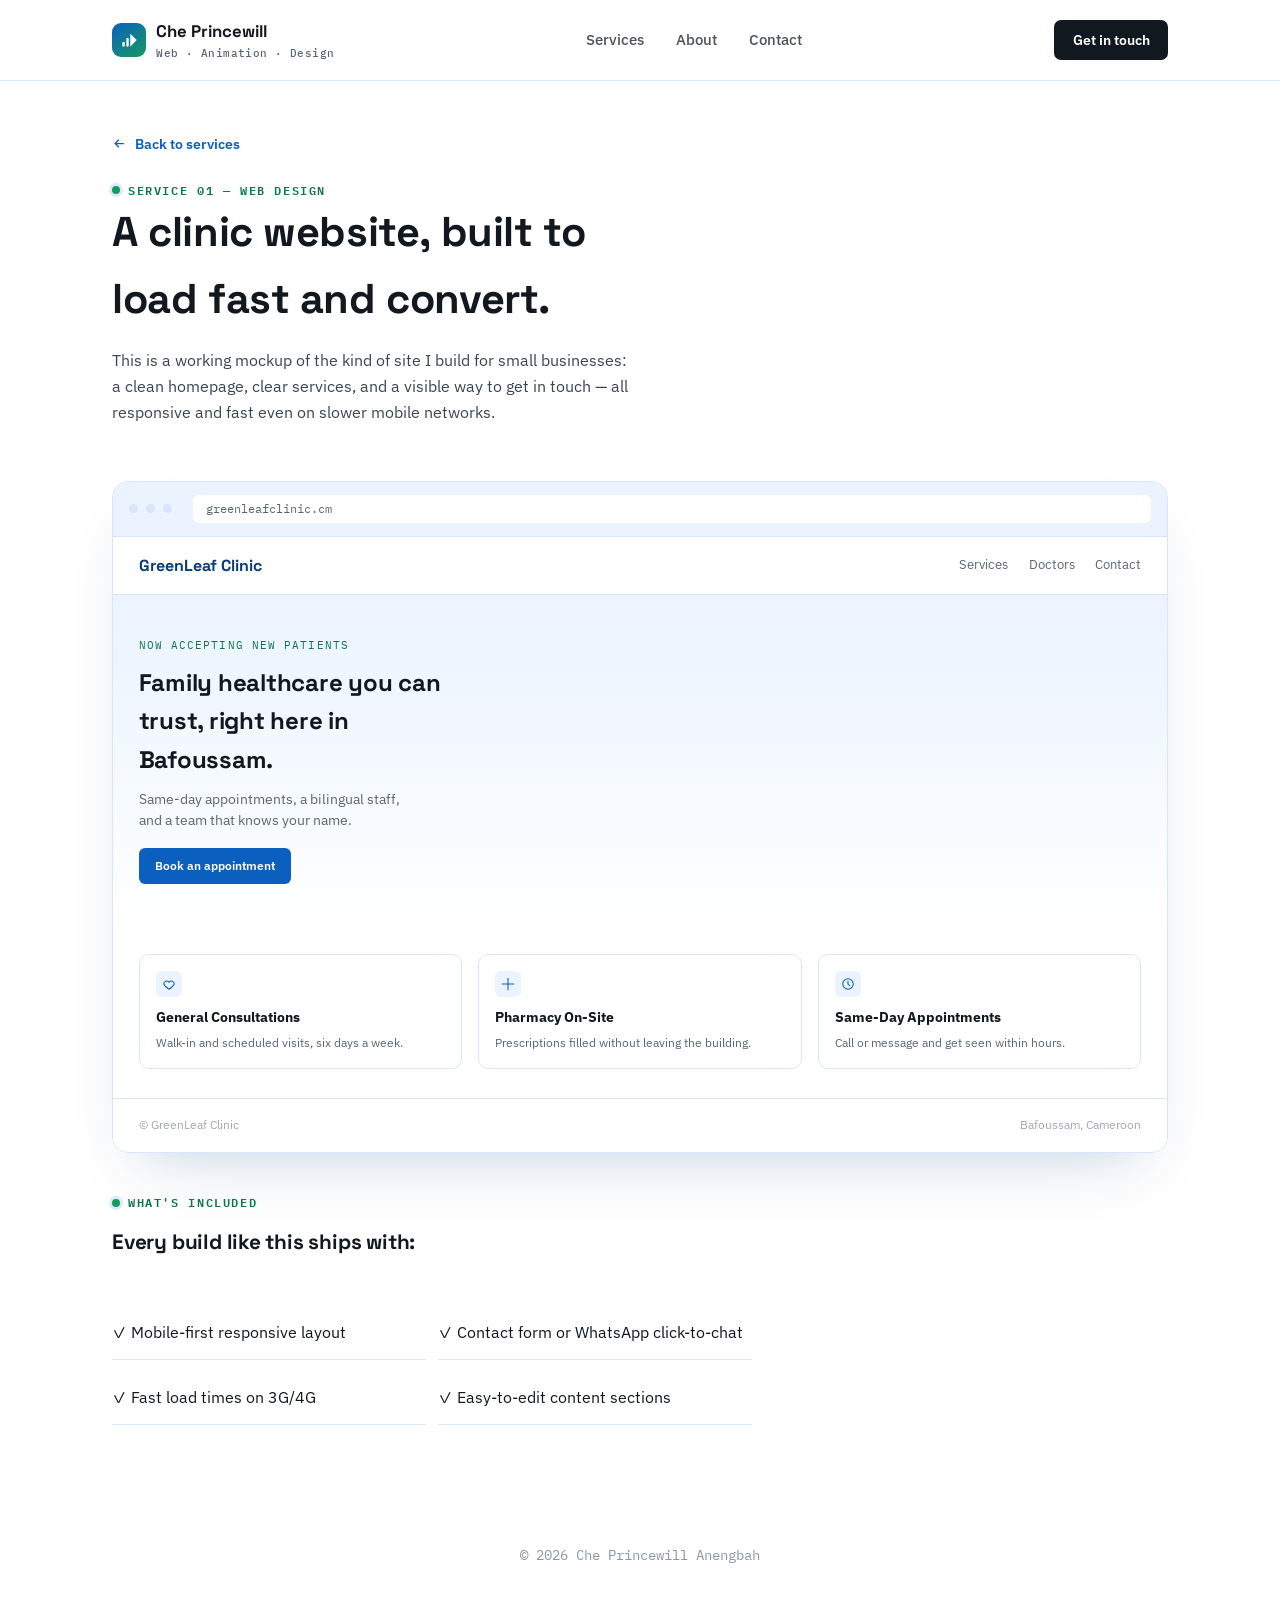
<file: web-design.html>
<!DOCTYPE html>
<html lang="en">
<head>
<meta charset="UTF-8">
<meta name="viewport" content="width=device-width, initial-scale=1.0">
<title>Web Design Example — Che Princewill Anengbah</title>
<link rel="preconnect" href="https://fonts.googleapis.com">
<link href="https://fonts.googleapis.com/css2?family=Space+Grotesk:wght@400;500;600;700&family=IBM+Plex+Sans:wght@400;500;600&family=IBM+Plex+Mono:wght@500;600&display=swap" rel="stylesheet">
<link rel="stylesheet" href="style.css">
</head>
<body>

<header>
  <nav>
    <div class="logo">
      <span class="logo-mark">
        <svg viewBox="0 0 24 24" fill="none">
          <rect x="3" y="15" width="3" height="6" rx="1" fill="#fff"/>
          <rect x="8" y="10" width="3" height="11" rx="1" fill="#fff"/>
          <path d="M13 4.8 L13 21 L21 12.5 Z" fill="#fff"/>
        </svg>
      </span>
      <span>Che Princewill<span class="logo-sub">Web · Animation · Design</span></span>
    </div>
    <div class="navlinks">
      <a href="index.html#services">Services</a>
      <a href="index.html#about">About</a>
      <a href="index.html#contact">Contact</a>
    </div>
    <a href="index.html#contact" class="nav-cta">Get in touch</a>
  </nav>
</header>

<section class="example-hero">
  <div class="wrap">
    <a class="back-link" href="index.html#services">
      <svg viewBox="0 0 24 24" fill="none" stroke="currentColor" stroke-width="2"><path d="M19 12H5M11 6l-6 6 6 6"/></svg>
      Back to services
    </a>
    <div class="eyebrow">Service 01 — Web Design</div>
    <h1>A clinic website, built to load fast and convert.</h1>
    <p>This is a working mockup of the kind of site I build for small businesses: a clean homepage, clear services, and a visible way to get in touch — all responsive and fast even on slower mobile networks.</p>
  </div>
</section>

<section style="padding-top:0;">
  <div class="wrap">
    <div class="browser-frame">
      <div class="browser-bar">
        <span class="browser-dot"></span><span class="browser-dot"></span><span class="browser-dot"></span>
        <div class="browser-url">greenleafclinic.cm</div>
      </div>
      <div class="mock-site">
        <div class="mock-nav">
          <div class="mock-logo">GreenLeaf Clinic</div>
          <div class="mock-links">
            <span>Services</span><span>Doctors</span><span>Contact</span>
          </div>
        </div>
        <div class="mock-hero">
          <div class="tagline">Now accepting new patients</div>
          <h3>Family healthcare you can trust, right here in Bafoussam.</h3>
          <p>Same-day appointments, a bilingual staff, and a team that knows your name.</p>
          <span class="mock-btn">Book an appointment</span>
        </div>
        <div class="mock-cards">
          <div class="mock-card">
            <div class="ic"><svg viewBox="0 0 24 24" fill="none" stroke-width="1.8" stroke-linecap="round"><path d="M12 21s-7-4.35-9-9a5 5 0 0 1 9-3 5 5 0 0 1 9 3c-2 4.65-9 9-9 9z"/></svg></div>
            <h4>General Consultations</h4>
            <p>Walk-in and scheduled visits, six days a week.</p>
          </div>
          <div class="mock-card">
            <div class="ic"><svg viewBox="0 0 24 24" fill="none" stroke-width="1.8" stroke-linecap="round"><path d="M12 2v20M2 12h20"/></svg></div>
            <h4>Pharmacy On-Site</h4>
            <p>Prescriptions filled without leaving the building.</p>
          </div>
          <div class="mock-card">
            <div class="ic"><svg viewBox="0 0 24 24" fill="none" stroke-width="1.8" stroke-linecap="round"><circle cx="12" cy="12" r="9"/><path d="M12 7v5l3 3"/></svg></div>
            <h4>Same-Day Appointments</h4>
            <p>Call or message and get seen within hours.</p>
          </div>
        </div>
        <div class="mock-footer">
          <span>© GreenLeaf Clinic</span>
          <span>Bafoussam, Cameroon</span>
        </div>
      </div>
    </div>

    <div class="section-head" style="margin-top:1rem;">
      <div class="eyebrow">What's included</div>
      <h2 style="font-size:1.3rem;">Every build like this ships with:</h2>
    </div>
    <ul style="list-style:none;display:grid;grid-template-columns:1fr 1fr;gap:0.8rem;max-width:640px;">
      <li style="padding:0.8rem 0;border-bottom:1px solid var(--line);">✓ Mobile-first responsive layout</li>
      <li style="padding:0.8rem 0;border-bottom:1px solid var(--line);">✓ Contact form or WhatsApp click-to-chat</li>
      <li style="padding:0.8rem 0;border-bottom:1px solid var(--line);">✓ Fast load times on 3G/4G</li>
      <li style="padding:0.8rem 0;border-bottom:1px solid var(--line);">✓ Easy-to-edit content sections</li>
    </ul>
  </div>
</section>

<footer>© 2026 Che Princewill Anengbah</footer>

</body>
</html>
</file>
<file: style.css>
:root{
  --white:#ffffff;
  --blue-pale:#eaf3ff;
  --blue-mist:#dceaff;
  --blue:#0b5fbf;
  --blue-deep:#083c7a;
  --black:#12181f;
  --green:#189a5f;
  --green-deep:#0f7548;
  --line:#d7e6fb;
}
*{margin:0;padding:0;box-sizing:border-box;}
html{scroll-behavior:smooth;}
body{
  background:var(--white);
  color:var(--black);
  font-family:'IBM Plex Sans', sans-serif;
  line-height:1.6;
  -webkit-font-smoothing:antialiased;
}
h1,h2,h3,.display{
  font-family:'Space Grotesk', sans-serif;
  color:var(--black);
  letter-spacing:-0.01em;
}
.eyebrow{
  font-family:'IBM Plex Mono', monospace;
  font-size:0.72rem;
  letter-spacing:0.14em;
  text-transform:uppercase;
  color:var(--green-deep);
  font-weight:600;
  display:flex;
  align-items:center;
  gap:0.5rem;
}
.eyebrow::before{
  content:"";
  width:8px;height:8px;border-radius:50%;
  background:var(--green);
  box-shadow:0 0 0 3px var(--blue-mist);
  flex-shrink:0;
}
a{color:inherit;text-decoration:none;}
.wrap{max-width:1120px;margin:0 auto;padding:0 2rem;}

/* NAV / LOGO */
header{
  position:sticky;top:0;z-index:50;
  background:rgba(255,255,255,0.9);
  backdrop-filter:blur(8px);
  border-bottom:1px solid var(--line);
}
nav{
  display:flex;align-items:center;justify-content:space-between;
  padding:1.1rem 2rem;max-width:1120px;margin:0 auto;
}
.logo{
  font-family:'Space Grotesk',sans-serif;
  font-weight:700;font-size:1.05rem;
  display:flex;align-items:center;gap:0.65rem;
}
.logo-mark{
  width:34px;height:34px;border-radius:9px;flex-shrink:0;
  background:linear-gradient(145deg,var(--blue),var(--green));
  display:flex;align-items:center;justify-content:center;
}
.logo-mark svg{width:19px;height:19px;}
.logo-sub{display:block;font-family:'IBM Plex Mono',monospace;font-weight:500;font-size:0.66rem;color:#5b6572;letter-spacing:0.04em;margin-top:1px;}
.navlinks{display:flex;gap:2rem;font-size:0.92rem;font-weight:500;}
.navlinks a{opacity:0.75;transition:opacity .15s;}
.navlinks a:hover{opacity:1;color:var(--blue);}
.nav-cta{
  background:var(--black);color:#fff;padding:0.55rem 1.15rem;border-radius:7px;
  font-size:0.88rem;font-weight:600;
}
.nav-cta:hover{background:var(--blue-deep);}
@media (max-width:720px){ .navlinks{display:none;} }

/* HERO */
.hero{
  padding:5.5rem 0 4.5rem;
  background:
    radial-gradient(circle at 85% 15%, var(--blue-pale) 0%, transparent 55%),
    var(--white);
}
.hero .eyebrow{margin-bottom:1.4rem;}
.hero h1{
  font-size:clamp(2.3rem, 5vw, 3.6rem);
  font-weight:700;
  max-width:16ch;
  margin-bottom:1.4rem;
}
.hero h1 em{font-style:normal;color:var(--blue);}
.hero p.lead{max-width:46ch;font-size:1.08rem;color:#3a4552;margin-bottom:2.2rem;}
.hero-actions{display:flex;gap:1rem;flex-wrap:wrap;}
.btn{
  padding:0.85rem 1.5rem;border-radius:8px;font-weight:600;font-size:0.95rem;
  display:inline-flex;align-items:center;gap:0.5rem;transition:transform .15s, box-shadow .15s;
}
.btn-primary{background:var(--blue);color:#fff;}
.btn-primary:hover{transform:translateY(-2px);box-shadow:0 10px 24px -8px rgba(11,95,191,0.55);}
.btn-ghost{border:1.5px solid var(--line);color:var(--black);}
.btn-ghost:hover{border-color:var(--blue);color:var(--blue);transform:translateY(-2px);}
.btn-sm{padding:0.55rem 1rem;font-size:0.85rem;border-radius:7px;}

/* SIGNAL STRIP */
.signal-strip{display:flex;gap:2px;align-items:flex-end;height:26px;margin:2.6rem 0 0;}
.signal-strip span{width:6px;background:var(--blue-mist);border-radius:2px;transition:background .3s;}
.signal-strip span:nth-child(1){height:35%;}
.signal-strip span:nth-child(2){height:55%;}
.signal-strip span:nth-child(3){height:75%;}
.signal-strip span:nth-child(4){height:100%;}
.signal-strip.on span{background:linear-gradient(180deg,var(--blue),var(--green));}

/* SECTION SHELL */
section{padding:5.5rem 0;}
.section-head{margin-bottom:3rem;max-width:52ch;}
.section-head h2{font-size:clamp(1.7rem,3vw,2.3rem);margin-top:0.9rem;font-weight:700;}

/* SERVICES — SLIDE DECK */
.deck{border:1px solid var(--line);border-radius:20px;background:var(--blue-pale);padding:2.6rem;position:relative;overflow:hidden;}
.deck-top{display:flex;justify-content:space-between;align-items:center;margin-bottom:2rem;flex-wrap:wrap;gap:1rem;}
.deck-tabs{display:flex;gap:0.6rem;flex-wrap:wrap;}
.deck-tab{
  font-family:'IBM Plex Mono',monospace;font-size:0.78rem;font-weight:600;
  padding:0.5rem 0.9rem;border-radius:20px;border:1px solid var(--line);
  background:#fff;color:#5b6572;cursor:pointer;transition:all .2s;
}
.deck-tab.active{background:var(--black);color:#fff;border-color:var(--black);}
.deck-nav{display:flex;gap:0.5rem;}
.deck-arrow{
  width:38px;height:38px;border-radius:50%;border:1px solid var(--line);
  background:#fff;display:flex;align-items:center;justify-content:center;cursor:pointer;transition:all .2s;
}
.deck-arrow:hover{background:var(--black);border-color:var(--black);color:#fff;}
.deck-arrow svg{width:16px;height:16px;}

.slide{display:none;animation:fade .4s ease;}
.slide.active{display:grid;grid-template-columns:96px 1fr;gap:2.2rem;align-items:start;}
@keyframes fade{from{opacity:0;transform:translateY(6px);}to{opacity:1;transform:translateY(0);}}
.slide-icon{width:96px;height:96px;border-radius:18px;background:#fff;border:1px solid var(--line);display:flex;align-items:center;justify-content:center;}
.slide-icon svg{width:44px;height:44px;stroke:var(--blue);}
.slide-num{font-family:'IBM Plex Mono',monospace;color:var(--green-deep);font-size:0.8rem;font-weight:600;margin-bottom:0.5rem;}
.slide h3{font-size:1.5rem;margin-bottom:0.7rem;}
.slide p{color:#3a4552;max-width:52ch;margin-bottom:1.1rem;}
.slide ul{display:flex;flex-wrap:wrap;gap:0.6rem;list-style:none;margin-bottom:1.4rem;}
.slide li{font-size:0.82rem;font-weight:600;color:var(--blue-deep);background:#fff;border:1px solid var(--line);padding:0.4rem 0.8rem;border-radius:20px;}
.slide-example{
  font-size:0.9rem;font-weight:600;color:var(--green-deep);
  display:inline-flex;align-items:center;gap:0.4rem;
}
.slide-example svg{width:15px;height:15px;transition:transform .2s;}
.slide-example:hover{color:var(--green);}
.slide-example:hover svg{transform:translateX(3px);}
@media (max-width:640px){
  .slide.active{grid-template-columns:1fr;}
  .slide-icon{width:64px;height:64px;}
}

/* ABOUT */
.about-grid{display:grid;grid-template-columns:1fr 1fr;gap:3.5rem;align-items:start;}
.about p{color:#3a4552;margin-bottom:1.1rem;max-width:52ch;}
.credentials{border-left:2px solid var(--blue-mist);padding-left:1.4rem;display:flex;flex-direction:column;gap:1.2rem;}
.credential-title{font-weight:600;font-size:0.95rem;}
.credential-sub{font-size:0.85rem;color:#5b6572;font-family:'IBM Plex Mono',monospace;}
@media (max-width:800px){.about-grid{grid-template-columns:1fr;}}

/* CONTACT */
.contact{
  background:var(--black);color:#fff;border-radius:24px;
  max-width:1120px;margin:0 auto 5.5rem;padding:3.5rem 3rem;
  display:flex;justify-content:space-between;align-items:center;flex-wrap:wrap;gap:2rem;
}
.contact h2{color:#fff;font-size:clamp(1.6rem,3vw,2.1rem);max-width:14ch;}
.contact .eyebrow{color:var(--green);}
.contact .eyebrow::before{background:var(--green);box-shadow:0 0 0 3px rgba(255,255,255,0.12);}
.contact-links{display:flex;flex-direction:column;gap:0.7rem;}
.contact-links a{font-size:1rem;font-weight:600;color:#fff;display:flex;align-items:center;gap:0.6rem;}
.contact-links a:hover{color:var(--green);}
.contact-links .tag{font-family:'IBM Plex Mono',monospace;font-size:0.72rem;color:#9fb3c8;font-weight:500;}

footer{text-align:center;padding:2rem 0 3rem;color:#8b96a3;font-size:0.85rem;font-family:'IBM Plex Mono',monospace;}

/* ---------- EXAMPLE PAGES ---------- */
.back-link{
  display:inline-flex;align-items:center;gap:0.5rem;font-weight:600;font-size:0.9rem;
  color:var(--blue);margin-bottom:1.6rem;
}
.back-link svg{width:15px;height:15px;}
.back-link:hover{color:var(--blue-deep);}
.example-hero{padding:3.2rem 0 1rem;}
.example-hero h1{font-size:clamp(1.9rem,4vw,2.6rem);margin-bottom:0.9rem;max-width:20ch;}
.example-hero p{max-width:52ch;color:#3a4552;font-size:1.02rem;}

/* Browser mockup (web design example) */
.browser-frame{
  border:1px solid var(--line);border-radius:16px;overflow:hidden;
  box-shadow:0 30px 60px -30px rgba(8,60,122,0.25);margin:2.5rem 0;
}
.browser-bar{
  background:var(--blue-pale);padding:0.8rem 1rem;display:flex;align-items:center;gap:0.5rem;
  border-bottom:1px solid var(--line);
}
.browser-dot{width:9px;height:9px;border-radius:50%;background:var(--line);}
.browser-url{
  margin-left:0.8rem;background:#fff;border-radius:6px;padding:0.3rem 0.8rem;
  font-family:'IBM Plex Mono',monospace;font-size:0.72rem;color:#5b6572;flex:1;
}
.mock-site{background:#fff;}
.mock-nav{
  display:flex;justify-content:space-between;align-items:center;padding:1rem 1.6rem;
  border-bottom:1px solid var(--line);
}
.mock-logo{font-weight:700;font-family:'Space Grotesk',sans-serif;color:var(--blue-deep);}
.mock-links{display:flex;gap:1.3rem;font-size:0.8rem;color:#5b6572;}
.mock-hero{
  padding:2.6rem 1.6rem;background:linear-gradient(180deg,var(--blue-pale),#fff);
  text-align:left;
}
.mock-hero .tagline{font-family:'IBM Plex Mono',monospace;font-size:0.68rem;color:var(--green-deep);letter-spacing:0.1em;text-transform:uppercase;margin-bottom:0.6rem;}
.mock-hero h3{font-size:1.5rem;margin-bottom:0.6rem;max-width:20ch;}
.mock-hero p{font-size:0.85rem;color:#5b6572;max-width:34ch;margin-bottom:1rem;}
.mock-btn{background:var(--blue);color:#fff;font-size:0.78rem;font-weight:600;padding:0.5rem 1rem;border-radius:6px;display:inline-block;}
.mock-cards{display:grid;grid-template-columns:repeat(3,1fr);gap:1rem;padding:1.8rem 1.6rem;}
.mock-card{border:1px solid var(--line);border-radius:10px;padding:1rem;}
.mock-card .ic{width:26px;height:26px;border-radius:6px;background:var(--blue-pale);margin-bottom:0.6rem;display:flex;align-items:center;justify-content:center;}
.mock-card .ic svg{width:14px;height:14px;stroke:var(--blue);}
.mock-card h4{font-size:0.85rem;margin-bottom:0.3rem;}
.mock-card p{font-size:0.72rem;color:#5b6572;}
.mock-footer{padding:1.1rem 1.6rem;border-top:1px solid var(--line);font-size:0.72rem;color:#9fa8b3;display:flex;justify-content:space-between;}
@media (max-width:640px){.mock-cards{grid-template-columns:1fr;}}

/* Animation example */
.stage{
  background:var(--blue-pale);border:1px solid var(--line);border-radius:20px;
  padding:4rem 2rem;display:flex;align-items:center;justify-content:center;margin:2.5rem 0;
  min-height:320px;position:relative;overflow:hidden;
}
.stage-caption{
  position:absolute;bottom:1.4rem;left:50%;transform:translateX(-50%);
  font-family:'IBM Plex Mono',monospace;font-size:0.7rem;color:#5b6572;
  background:#fff;padding:0.4rem 0.9rem;border-radius:20px;border:1px solid var(--line);
}
.mascot{width:150px;animation:float 2.4s ease-in-out infinite;}
@keyframes float{0%,100%{transform:translateY(0) rotate(-2deg);}50%{transform:translateY(-16px) rotate(2deg);}}
.mascot .arm-l{transform-origin:70px 95px;animation:wave-l 2.4s ease-in-out infinite;}
.mascot .arm-r{transform-origin:150px 95px;animation:wave-r 2.4s ease-in-out infinite;}
@keyframes wave-l{0%,100%{transform:rotate(0deg);}50%{transform:rotate(-18deg);}}
@keyframes wave-r{0%,100%{transform:rotate(0deg);}50%{transform:rotate(14deg);}}
.mascot .eye{animation:blink 3.6s infinite;}
@keyframes blink{0%,92%,100%{transform:scaleY(1);}95%{transform:scaleY(0.1);}}

/* Graphic design example */
.brandboard{margin:2.5rem 0;display:flex;flex-direction:column;gap:1.8rem;}
.swatches{display:flex;gap:0;border-radius:14px;overflow:hidden;height:90px;border:1px solid var(--line);}
.swatch{flex:1;display:flex;align-items:flex-end;padding:0.6rem;font-family:'IBM Plex Mono',monospace;font-size:0.68rem;color:#fff;font-weight:600;}
.brand-row{display:grid;grid-template-columns:1fr 1fr;gap:1.4rem;}
.brand-card{border:1px solid var(--line);border-radius:14px;padding:1.6rem;background:#fff;}
.brand-card h4{font-size:0.85rem;color:#5b6572;font-family:'IBM Plex Mono',monospace;font-weight:600;margin-bottom:1rem;letter-spacing:0.04em;text-transform:uppercase;}
.biz-card{
  background:linear-gradient(135deg,var(--blue-deep),var(--blue));color:#fff;border-radius:10px;
  padding:1.4rem;aspect-ratio:1.75;display:flex;flex-direction:column;justify-content:space-between;
}
.biz-card .bname{font-family:'Space Grotesk',sans-serif;font-weight:700;font-size:1.05rem;}
.biz-card .brole{font-family:'IBM Plex Mono',monospace;font-size:0.68rem;color:#bcd4f2;margin-top:2px;}
.biz-card .bcontact{font-family:'IBM Plex Mono',monospace;font-size:0.62rem;color:#dceaff;}
.poster{
  background:linear-gradient(160deg,var(--green-deep),var(--green));color:#fff;border-radius:10px;
  padding:1.6rem;aspect-ratio:0.72;display:flex;flex-direction:column;justify-content:space-between;
}
.poster .ptag{font-family:'IBM Plex Mono',monospace;font-size:0.62rem;letter-spacing:0.1em;text-transform:uppercase;opacity:0.85;}
.poster h4{font-family:'Space Grotesk',sans-serif;font-size:1.3rem;line-height:1.15;}
.poster .pfoot{font-size:0.68rem;opacity:0.9;}
@media (max-width:700px){.brand-row{grid-template-columns:1fr;}}
</file>
